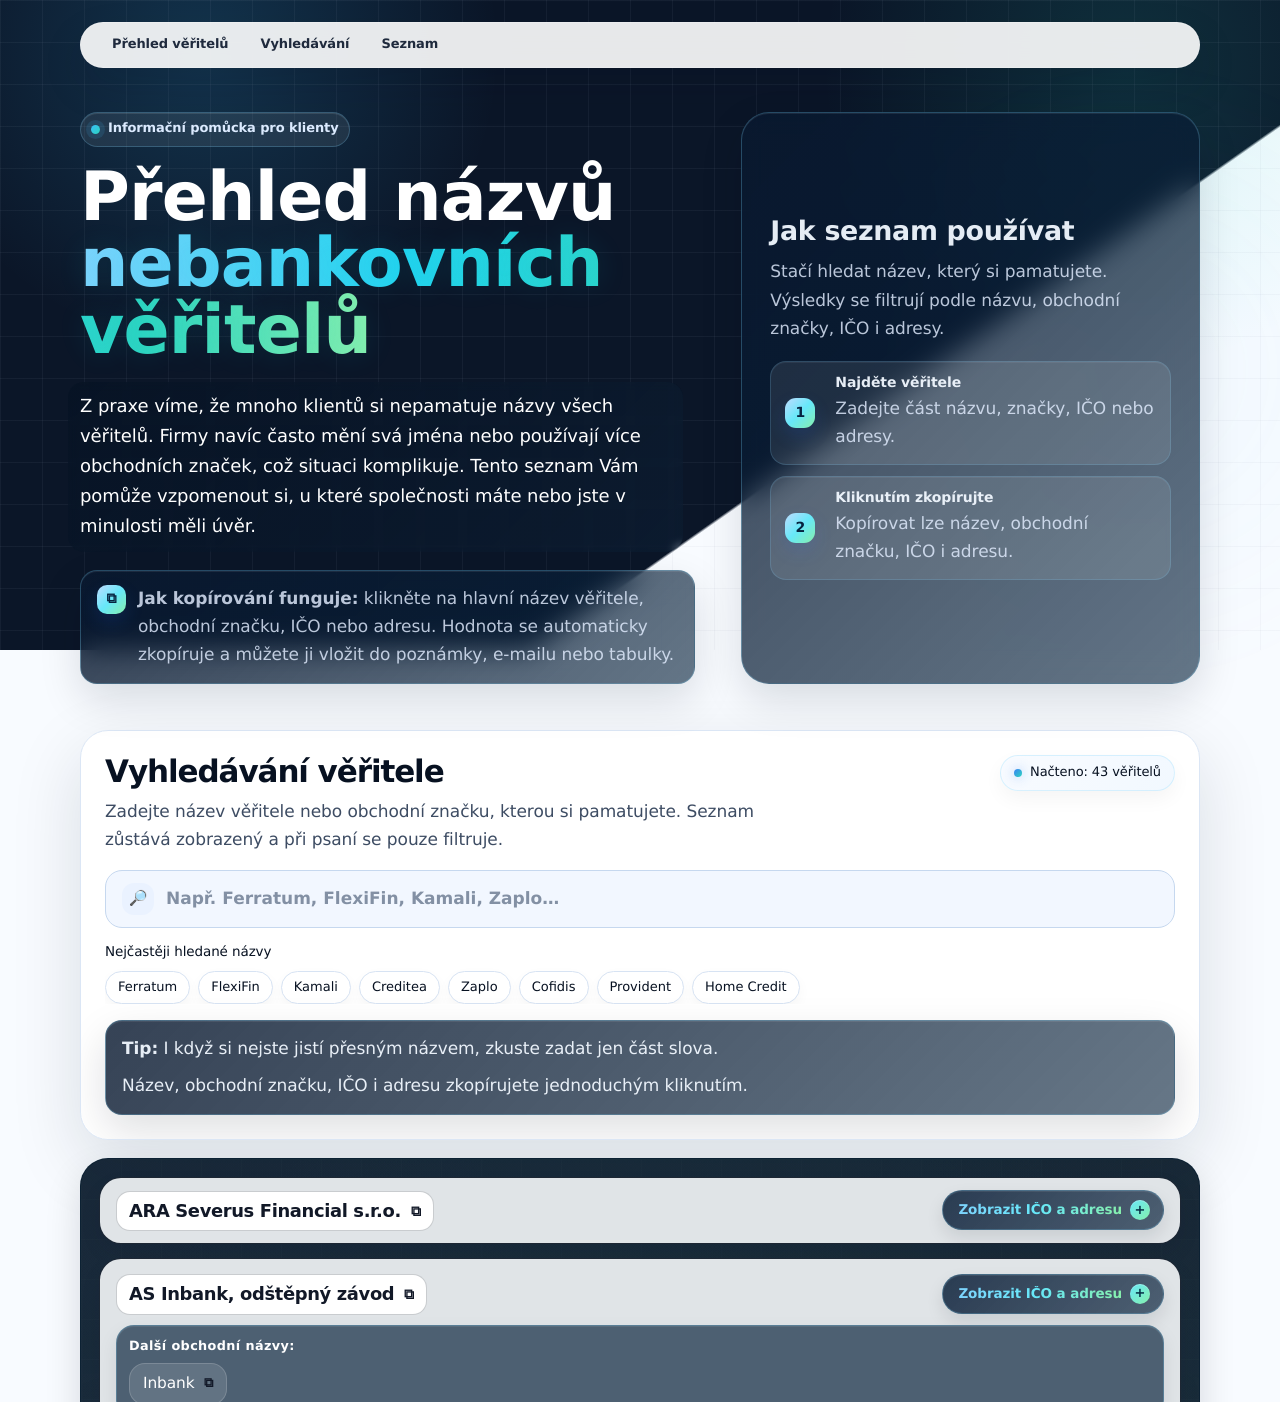
<file: index.html>
<!DOCTYPE html>
<html lang="cs">
<head>
  <meta charset="UTF-8">
  <meta name="viewport" content="width=device-width, initial-scale=1.0">
  <title>Přesměrování</title>
  <meta http-equiv="refresh" content="0; url=veritele/informacnipomucka/">
</head>
<body>
  <p>Pokračujte na <a href="veritele/informacnipomucka/">informační pomůcku věřitelů</a>.</p>
</body>
</html>
</file>
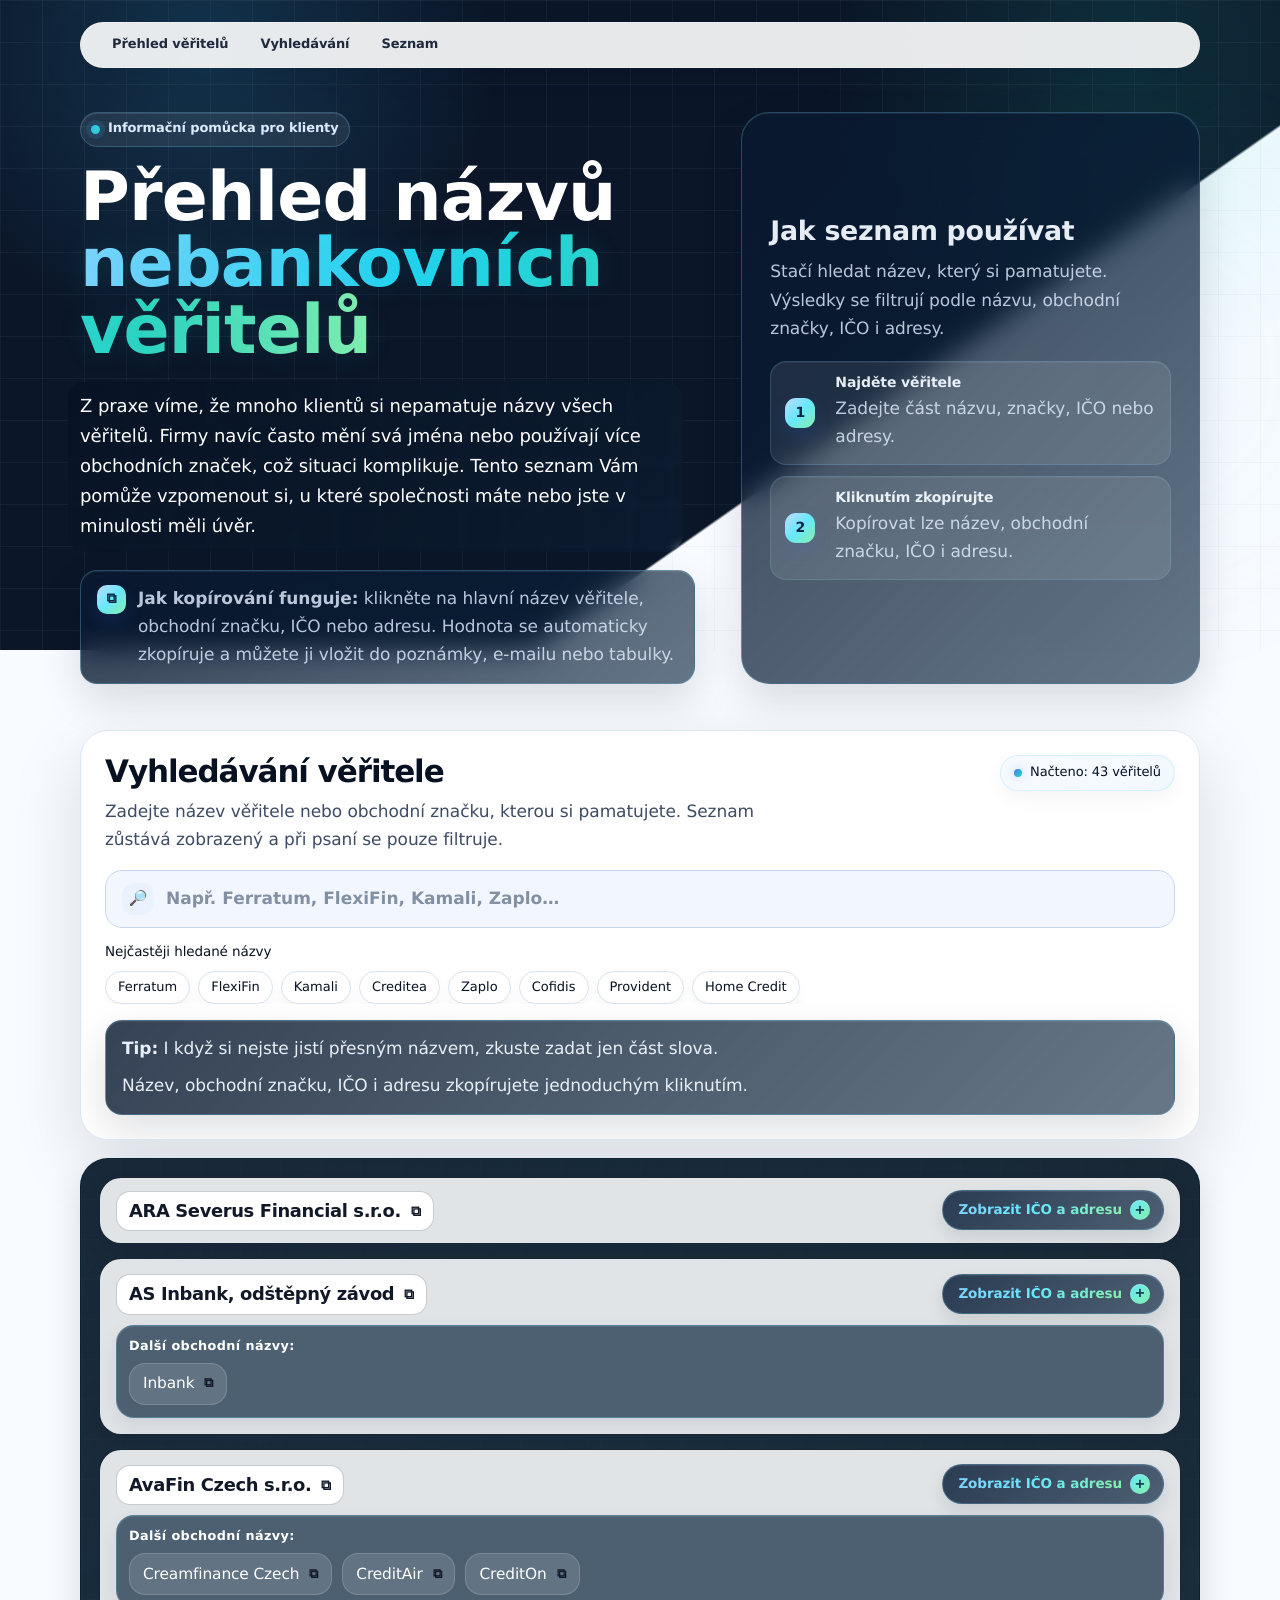
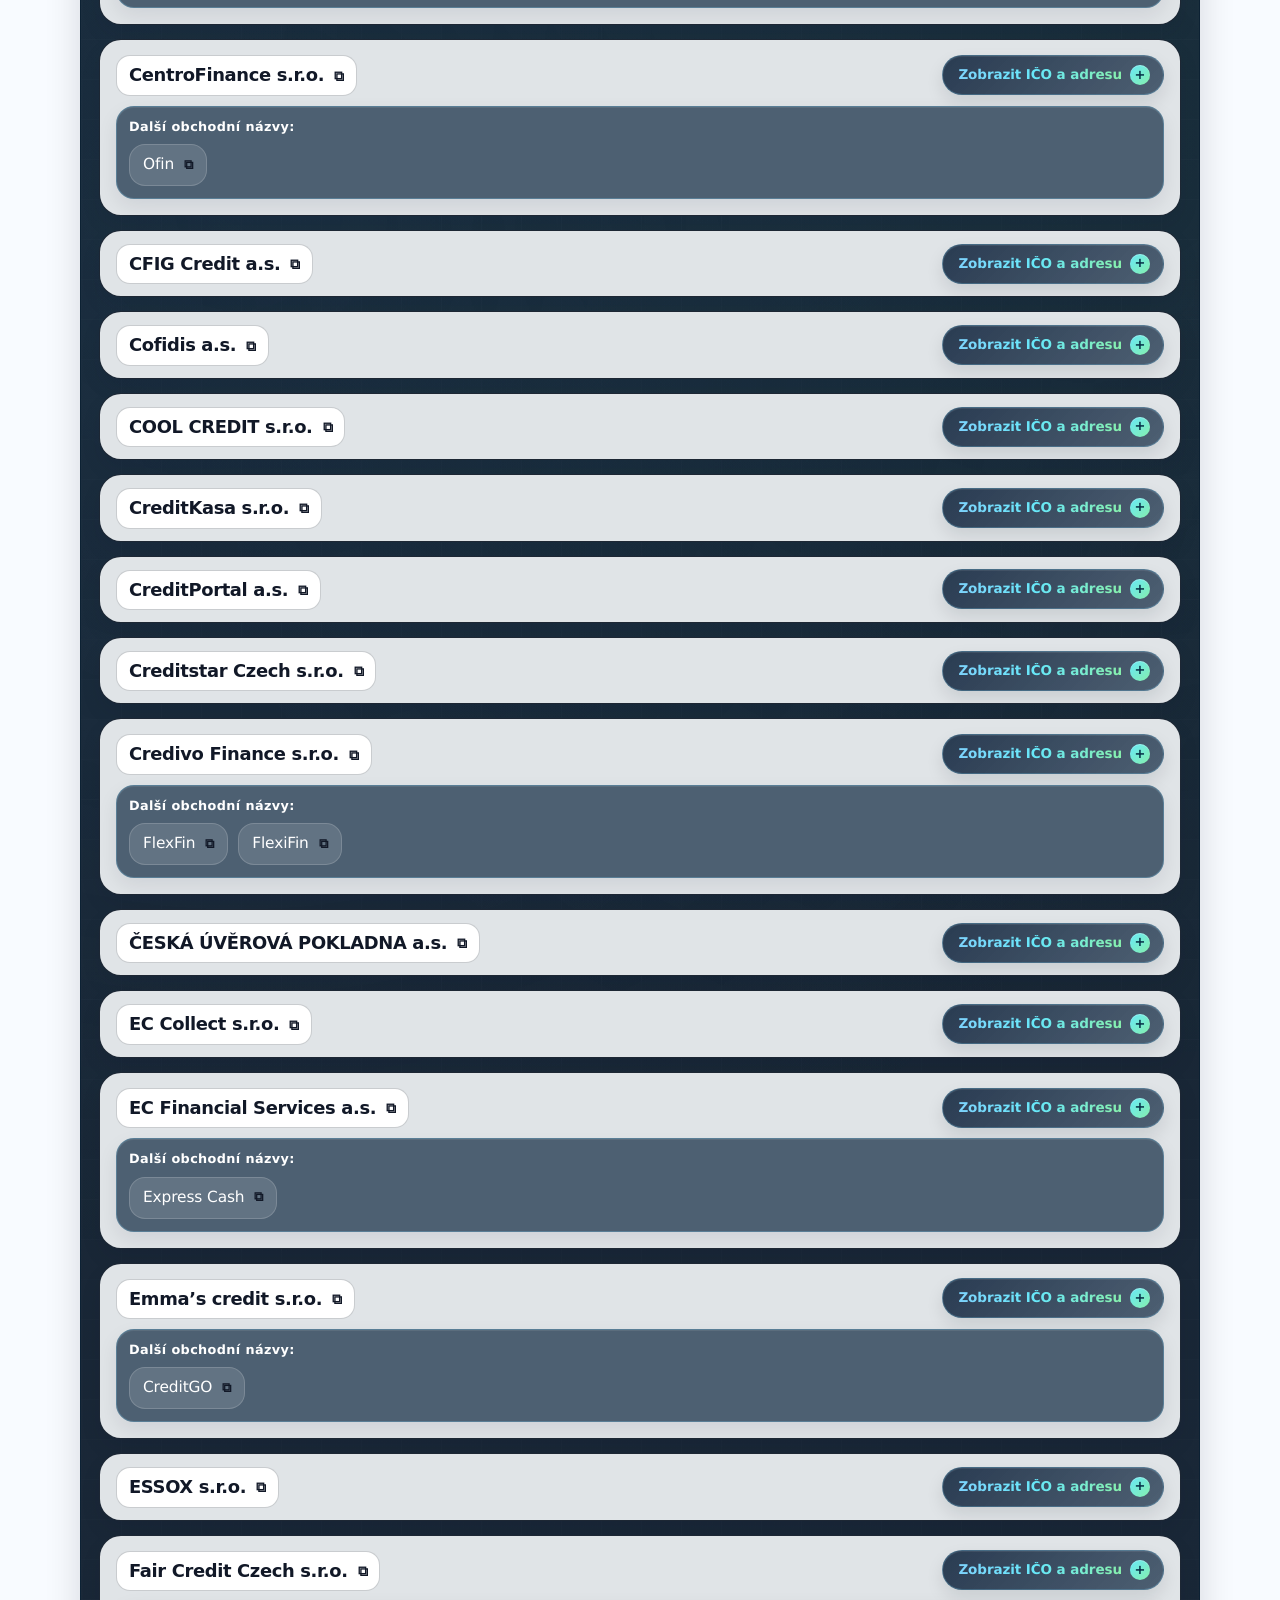
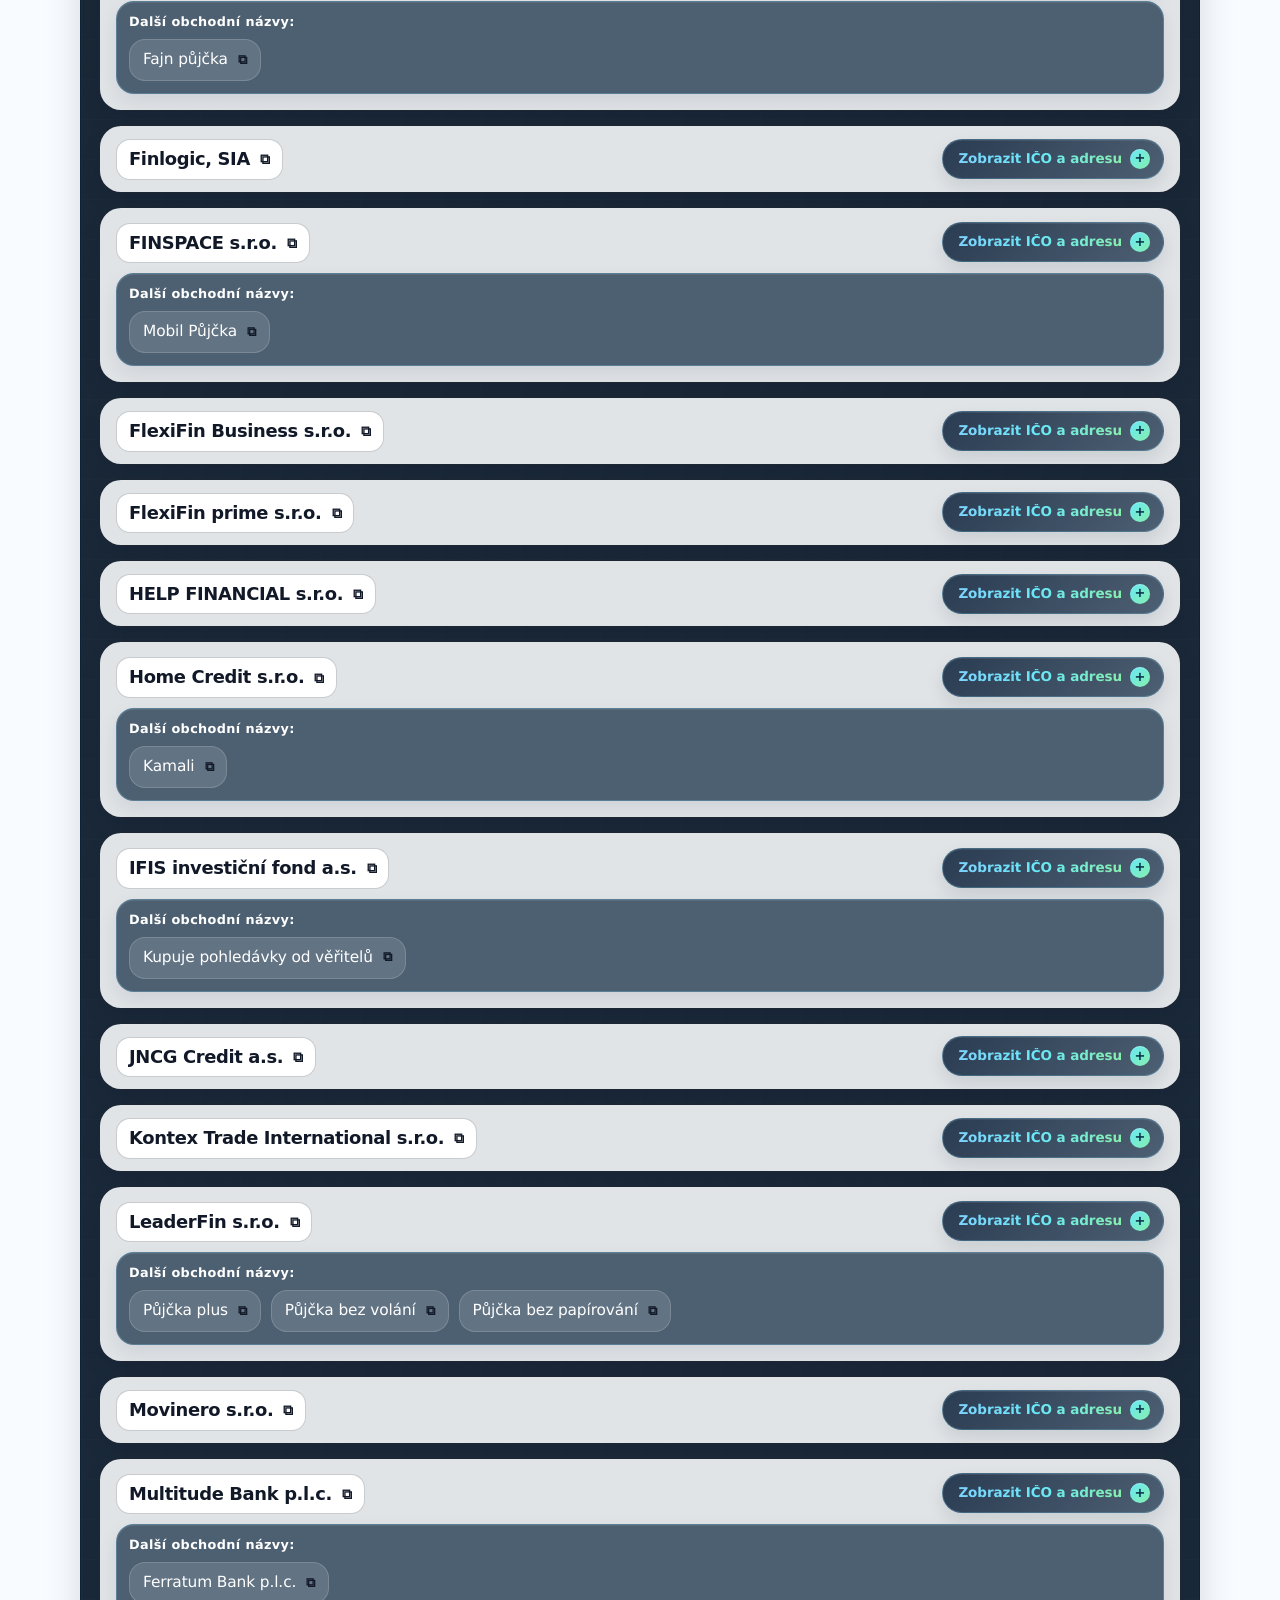
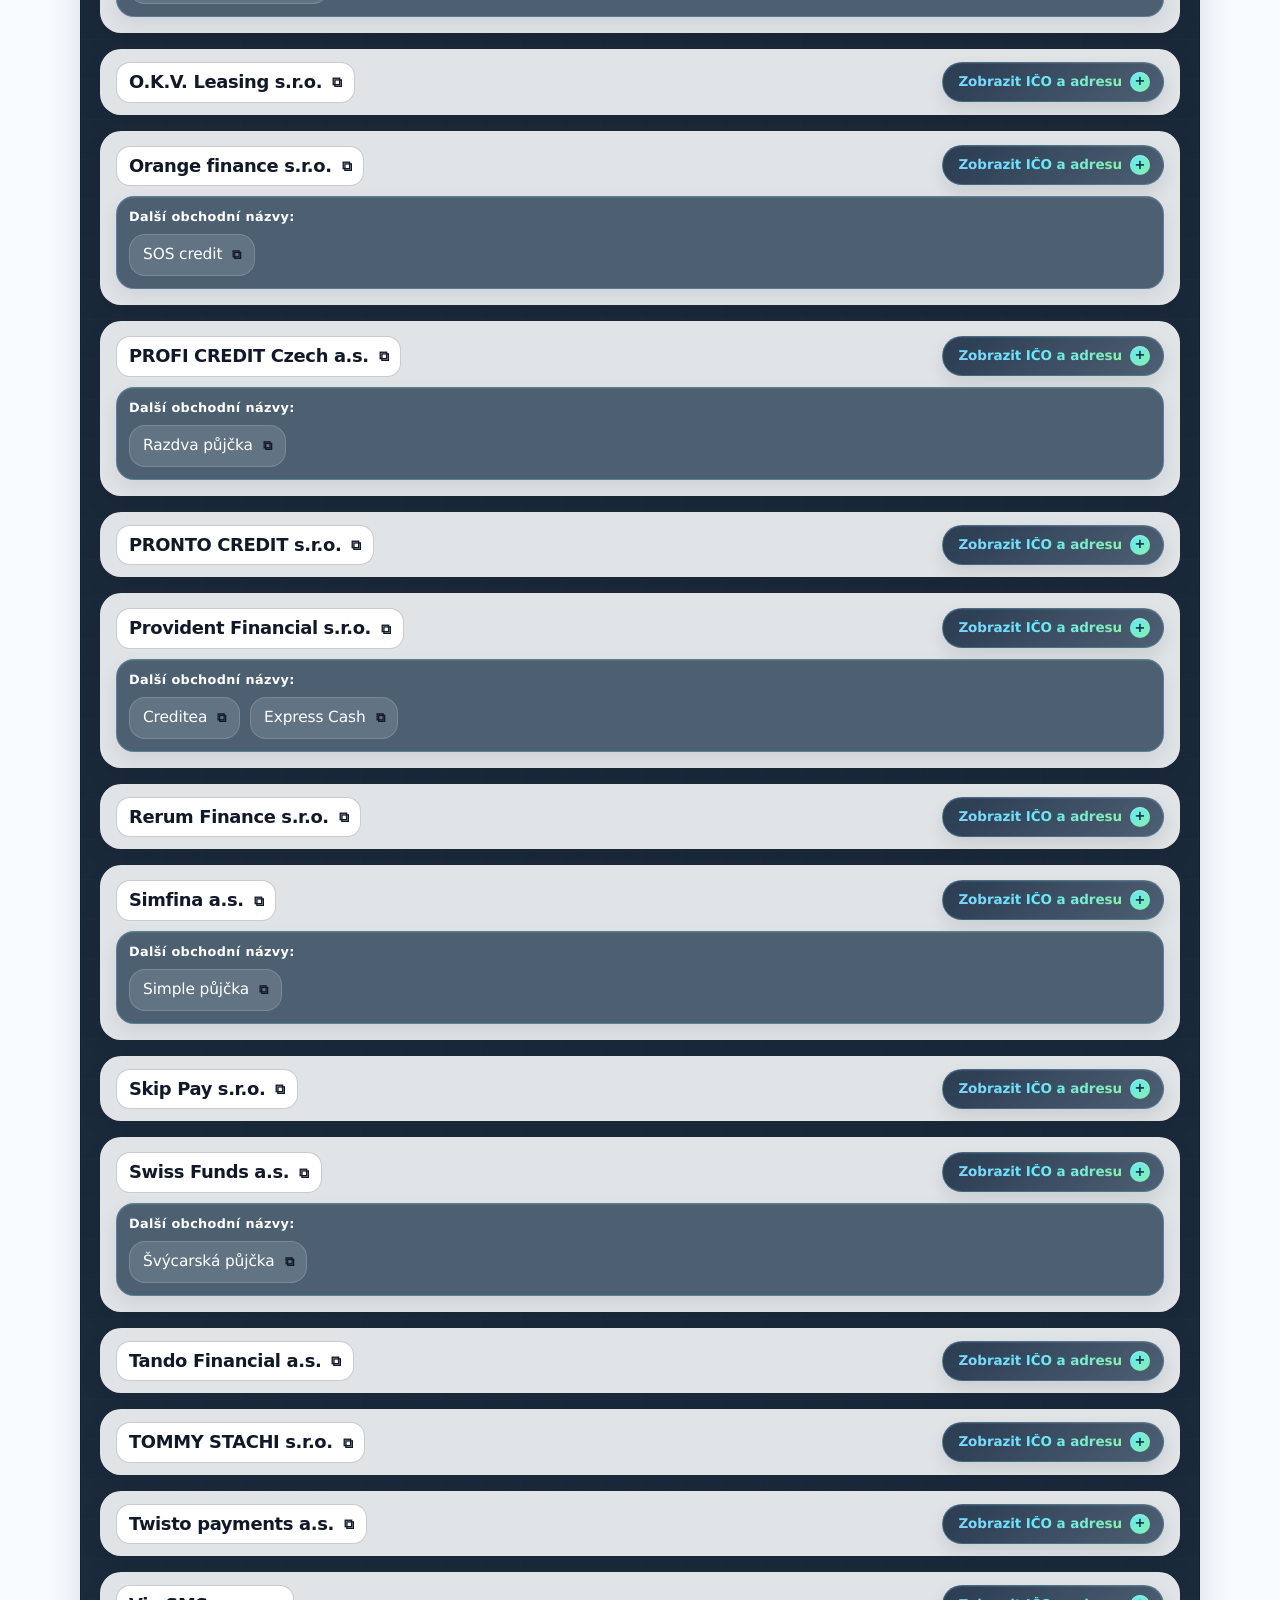
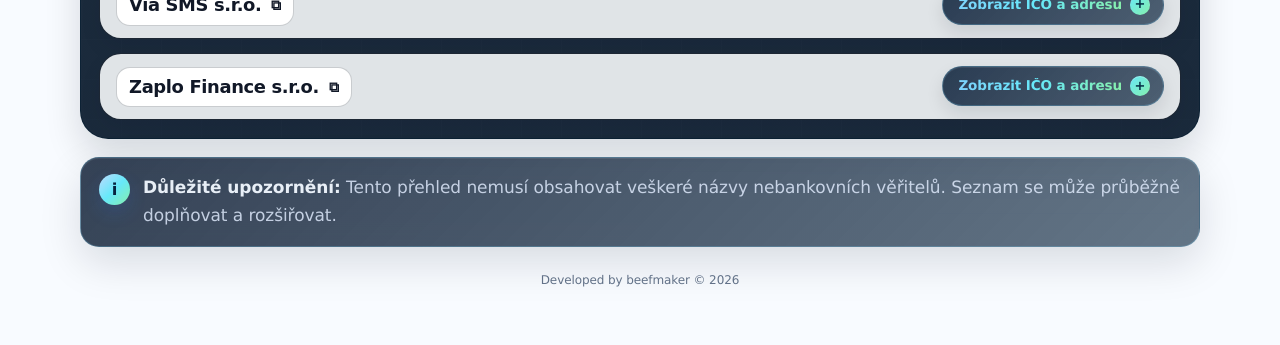
<file: veritele/informacnipomucka/index.html>
<!DOCTYPE html>
<html lang="cs" data-theme="light">
<head>
  <!-- Statická verze pro GitHub Pages / vlastní doménu -->
  <meta charset="UTF-8">
  <meta name="viewport" content="width=device-width, initial-scale=1.0">
  <title>Seznam nebankovních věřitelů</title>
  <link rel="stylesheet" href="css/style.css">
</head>

<body>
  <main class="page">
    <div class="container">
      <nav class="topnav" aria-label="Navigace stránky">
        <div class="nav-links">
          <a class="nav-link" href="#prehled">Přehled věřitelů</a>
          <a class="nav-link" href="#vyhledavani">Vyhledávání</a>
          <a class="nav-link" href="#vysledky">Seznam</a>
        </div>
      </nav>

      <section class="hero" id="prehled">
        <div class="hero-copy">
          <div class="eyebrow">
            <span class="eyebrow-dot"></span>
            Informační pomůcka pro klienty
          </div>

          <h1>
            Přehled názvů <span class="headline-accent">nebankovních věřitelů</span>
          </h1>

          <p class="lead">
            Z praxe víme, že mnoho klientů si nepamatuje názvy všech věřitelů.
            Firmy navíc často mění svá jména nebo používají více obchodních značek, což situaci komplikuje.
            Tento seznam Vám pomůže vzpomenout si, u které společnosti máte nebo jste v minulosti měli úvěr.
          </p>

          <div class="usage-note">
            <div class="usage-icon">⧉</div>
            <p>
              <strong>Jak kopírování funguje:</strong>
              klikněte na hlavní název věřitele, obchodní značku, IČO nebo adresu.
              Hodnota se automaticky zkopíruje a můžete ji vložit do poznámky, e-mailu nebo tabulky.
            </p>
          </div>
        </div>

        <aside class="hero-card" aria-label="Jak seznam používat">
          <h2>Jak seznam používat</h2>
          <p>Stačí hledat název, který si pamatujete. Výsledky se filtrují podle názvu, obchodní značky, IČO i adresy.</p>

          <div class="mini-steps">
            <div class="mini-step">
              <div class="mini-step-number">1</div>
              <div>
                <strong>Najděte věřitele</strong>
                <span>Zadejte část názvu, značky, IČO nebo adresy.</span>
              </div>
            </div>
            <div class="mini-step">
              <div class="mini-step-number">2</div>
              <div>
                <strong>Kliknutím zkopírujte</strong>
                <span>Kopírovat lze název, obchodní značku, IČO i adresu.</span>
              </div>
            </div>
          </div>
        </aside>
      </section>

      <section class="panel search-panel" id="vyhledavani">
        <div class="panel-top">
          <div class="panel-title">
            <h2>Vyhledávání věřitele</h2>
            <p>
              Zadejte název věřitele nebo obchodní značku, kterou si pamatujete.
              Seznam zůstává zobrazený a při psaní se pouze filtruje.
            </p>
          </div>

          <div class="counter" id="status">Načítám data…</div>
        </div>

        <div class="search-box">
          <span class="search-icon" aria-hidden="true">🔎</span>
          <input id="searchInput" type="search" placeholder="Např. Ferratum, FlexiFin, Kamali, Zaplo…" autocomplete="off">
        </div>

        <div class="chips-wrap" id="chipsWrap">
          <div class="chips-title">Nejčastěji hledané názvy</div>
          <div class="chips" id="chips"></div>
        </div>

        <div class="hint-row">
          <span><strong>Tip:</strong> I když si nejste jistí přesným názvem, zkuste zadat jen část slova.</span>
          <span>Název, obchodní značku, IČO i adresu zkopírujete jednoduchým kliknutím.</span>
        </div>
      </section>

      <section class="panel results-panel" id="vysledky">
        <div class="empty" id="empty">
          <strong>Nic nenalezeno</strong>
          Zkuste zadat kratší část názvu, IČO, adresu nebo jinou obchodní značku, kterou si pamatujete.
        </div>

        <div class="results-grid" id="results"></div>
      </section>

      <section class="notice">
        <div class="notice-icon">i</div>
        <p>
          <strong>Důležité upozornění:</strong>
          Tento přehled nemusí obsahovat veškeré názvy nebankovních věřitelů.
          Seznam se může průběžně doplňovat a rozšiřovat.
        </p>
      </section>

      <div class="dev-footer">
        Developed by beefmaker © 2026
      </div>
    </div>
  </main>

  <div class="copy-toast" id="copyToast" role="status" aria-live="polite">Zkopírováno</div>
  <script src="js/app.js"></script>
</body>
</html>
</file>
<file: veritele/informacnipomucka/css/style.css>
:root {
      color-scheme: light;
      --navy-950: #06101f;
      --navy-900: #0b1628;
      --navy-850: #0f1d33;
      --navy-800: #122743;
      --blue-700: #1d4ed8;
      --blue-600: #2563eb;
      --blue-500: #3b82f6;
      --sky-500: #38bdf8;
      --cyan-400: #22d3ee;
      --teal-400: #2dd4bf;
      --green-400: #34d399;
      --amber-300: #fde68a;
      --page-bg: #eef5ff;
      --page-soft: #f8fbff;
      --surface: #f8fbff;
      --surface-2: #ffffff;
      --surface-3: #eef6ff;
      --text: #071121;
      --text-soft: #40506a;
      --text-muted: #64748b;
      --text-invert: #ffffff;
      --text-invert-soft: rgba(226, 237, 255, 0.88);
      --line: #dbe6f5;
      --line-strong: #c6d8ef;
      --shadow-soft: 0 24px 70px rgba(9, 20, 38, 0.16);
      --shadow-card: 0 16px 48px rgba(7, 17, 32, 0.13);
      --shadow-blue: 0 16px 42px rgba(37, 99, 235, 0.18);
      --radius-xl: 28px;
      --radius-lg: 20px;
      --radius-md: 14px;
      --radius-sm: 11px;
    }

    html[data-theme="light"] {
      color-scheme: light;
      --page-bg: #eef5ff;
      --page-soft: #f8fbff;
      --surface: #ffffff;
      --surface-2: #ffffff;
      --surface-3: #f2f7ff;
      --text: #071121;
      --text-soft: #3d4c63;
      --text-muted: #64748b;
      --line: #dbe6f5;
      --line-strong: #c6d8ef;
      --shadow-soft: 0 24px 70px rgba(9, 20, 38, 0.13);
      --shadow-card: 0 14px 42px rgba(7, 17, 32, 0.10);
    }

    html[data-theme="dark"] {
      color-scheme: dark;
      --page-bg: #07111f;
      --page-soft: #0b1628;
      --surface: #0f1d33;
      --surface-2: #122743;
      --surface-3: rgba(255, 255, 255, 0.06);
      --text: #f8fbff;
      --text-soft: rgba(226, 237, 255, 0.82);
      --text-muted: rgba(203, 213, 225, 0.72);
      --line: rgba(148, 163, 184, 0.20);
      --line-strong: rgba(125, 211, 252, 0.24);
      --shadow-soft: 0 26px 88px rgba(0, 0, 0, 0.34);
      --shadow-card: 0 20px 58px rgba(0, 0, 0, 0.28);
    }

    * {
      box-sizing: border-box;
    }

    html {
      scroll-behavior: smooth;
    }

    body {
      margin: 0;
      font-family: "Segoe UI", system-ui, -apple-system, BlinkMacSystemFont, Arial, sans-serif;
      font-size: 16px;
      font-weight: 400;
      line-height: 1.58;
      color: var(--text);
      background: var(--page-bg);
      -webkit-font-smoothing: antialiased;
      text-rendering: optimizeLegibility;
      overflow-x: hidden;
    }

    button,
    input {
      font-family: inherit;
    }

    button {
      -webkit-tap-highlight-color: transparent;
    }

    .page {
      min-height: 100vh;
      position: relative;
      overflow: hidden;
      background:
        radial-gradient(circle at 16% 8%, rgba(56, 189, 248, 0.18), transparent 22%),
        radial-gradient(circle at 88% 10%, rgba(45, 212, 191, 0.14), transparent 22%),
        linear-gradient(145deg, var(--navy-900) 0 34%, var(--page-soft) 34.2% 100%);
    }

    html[data-theme="dark"] .page {
      background:
        radial-gradient(circle at 14% 8%, rgba(56, 189, 248, 0.18), transparent 24%),
        radial-gradient(circle at 88% 10%, rgba(45, 212, 191, 0.13), transparent 24%),
        linear-gradient(145deg, var(--navy-950) 0 34%, #0a1322 34.2% 100%);
    }

    .page::before {
      content: "";
      position: fixed;
      inset: 0;
      pointer-events: none;
      z-index: 0;
      opacity: 0.34;
      background-image:
        linear-gradient(rgba(148, 163, 184, 0.08) 1px, transparent 1px),
        linear-gradient(90deg, rgba(148, 163, 184, 0.08) 1px, transparent 1px);
      background-size: 42px 42px;
      mask-image: radial-gradient(circle at 50% 0%, black 0%, transparent 55%);
    }

    .page::after {
      content: "";
      position: fixed;
      top: 0;
      right: -18vw;
      width: 58vw;
      height: 58vw;
      pointer-events: none;
      z-index: 0;
      opacity: 0.36;
      background: radial-gradient(circle, rgba(125, 211, 252, 0.16), transparent 62%);
      filter: blur(2px);
      animation: floatGlow 15s ease-in-out infinite alternate;
    }

    .container {
      position: relative;
      z-index: 1;
      width: min(100% - 32px, 1120px);
      margin: 0 auto;
      padding: 22px 0 56px;
    }

    .topnav {
      display: flex;
      justify-content: space-between;
      align-items: center;
      gap: 16px;
      min-height: 46px;
      margin: 0 auto 44px;
      padding: 6px 8px 6px 18px;
      border: 1px solid rgba(255, 255, 255, 0.18);
      border-radius: 999px;
      background: rgba(255, 255, 255, 0.90);
      color: #172033;
      box-shadow: 0 18px 42px rgba(7, 17, 32, 0.14);
      backdrop-filter: blur(16px);
      -webkit-backdrop-filter: blur(16px);
    }

    html[data-theme="dark"] .topnav {
      background: rgba(248, 251, 255, 0.92);
      color: #111827;
    }

    .nav-links {
      display: flex;
      align-items: center;
      gap: 6px;
      min-width: 0;
    }

    .nav-link {
      display: inline-flex;
      align-items: center;
      justify-content: center;
      min-height: 32px;
      padding: 0 13px;
      border-radius: 999px;
      color: #1f2a3d;
      text-decoration: none;
      font-size: 13px;
      font-weight: 650;
      white-space: nowrap;
      transition: background .16s ease, color .16s ease, transform .16s ease;
    }

    .nav-link:hover {
      transform: translateY(-1px);
      color: #0b3b91;
      background: #eef5ff;
    }

    .theme-switcher {
      display: inline-flex;
      flex: 0 0 auto;
      align-items: center;
      gap: 4px;
      padding: 4px;
      border: 1px solid #d7e3f3;
      border-radius: 999px;
      background: #f3f7fc;
    }

    .theme-btn {
      border: 0;
      outline: 0;
      cursor: pointer;
      border-radius: 999px;
      background: transparent;
      color: #52627a;
      padding: 8px 11px;
      font-size: 12px;
      font-weight: 650;
      line-height: 1;
      transition: color .16s ease, background .16s ease, box-shadow .16s ease, transform .16s ease;
    }

    .theme-btn:hover {
      color: #0f172a;
      transform: translateY(-1px);
    }

    html[data-mode="auto"] .theme-btn[data-mode="auto"],
    html[data-mode="light"] .theme-btn[data-mode="light"],
    html[data-mode="dark"] .theme-btn[data-mode="dark"] {
      color: #ffffff;
      background: linear-gradient(135deg, #2563eb, #06b6d4, #10b981);
      box-shadow: 0 8px 18px rgba(37, 99, 235, 0.25);
    }

    .hero {
      display: grid;
      grid-template-columns: minmax(0, 1.1fr) minmax(320px, 0.82fr);
      gap: 46px;
      align-items: center;
      margin-bottom: 46px;
      color: var(--text-invert);
    }

    .eyebrow {
      display: inline-flex;
      align-items: center;
      gap: 8px;
      margin-bottom: 18px;
      padding: 6px 10px;
      border: 1px solid rgba(125, 211, 252, 0.24);
      border-radius: 999px;
      color: #dbeafe;
      background: rgba(255, 255, 255, 0.08);
      box-shadow: inset 0 1px 0 rgba(255, 255, 255, 0.10);
      font-size: 13px;
      font-weight: 650;
    }

    .eyebrow-dot {
      width: 9px;
      height: 9px;
      border-radius: 50%;
      background: linear-gradient(135deg, var(--sky-500), var(--teal-400));
      box-shadow: 0 0 0 5px rgba(56, 189, 248, 0.12);
    }

    h1 {
      margin: 0;
      max-width: 690px;
      color: #ffffff;
      font-size: clamp(40px, 6.1vw, 68px);
      line-height: 0.98;
      letter-spacing: -0.012em;
      text-wrap: balance;
    }

    .headline-accent {
      color: transparent;
      background: linear-gradient(90deg, #7dd3fc 0%, #22d3ee 40%, #2dd4bf 72%, #86efac 100%);
      -webkit-background-clip: text;
      background-clip: text;
      text-shadow: 0 0 30px rgba(34, 211, 238, 0.12);
    }

    .lead {
      margin: 18px 0 0;
      max-width: 720px;
      color: rgba(235, 244, 255, 0.90);
      font-size: clamp(15.5px, 1.55vw, 18px);
      line-height: 1.66;
      text-wrap: pretty;
    }

    .usage-note {
      display: flex;
      align-items: flex-start;
      gap: 12px;
      max-width: 740px;
      margin-top: 18px;
      padding: 14px 16px;
      border: 1px solid rgba(125, 211, 252, 0.22);
      border-radius: 17px;
      color: rgba(235, 244, 255, 0.94);
      background: rgba(15, 35, 62, 0.56);
      box-shadow: inset 0 1px 0 rgba(255, 255, 255, 0.08);
    }

    .usage-icon {
      flex: 0 0 auto;
      width: 29px;
      height: 29px;
      display: grid;
      place-items: center;
      border-radius: 10px;
      color: #042f2e;
      background: linear-gradient(135deg, #bfdbfe, #67e8f9, #86efac);
      font-size: 14px;
      font-weight: 700;
    }

    .usage-note p {
      margin: 0;
      font-size: 14.5px;
      line-height: 1.58;
    }

    .hero-card {
      align-self: stretch;
      display: flex;
      flex-direction: column;
      justify-content: center;
      min-height: 245px;
      padding: 28px;
      border: 1px solid rgba(255, 255, 255, 0.18);
      border-radius: 28px;
      background: rgba(255, 255, 255, 0.92);
      color: #0f172a;
      box-shadow: 0 24px 70px rgba(0, 0, 0, 0.18);
    }

    .hero-card h2 {
      margin: 0 0 11px;
      font-size: clamp(22px, 2.1vw, 27px);
      line-height: 1.15;
      letter-spacing: -0.012em;
    }

    .hero-card p {
      margin: 0 0 18px;
      color: #475569;
      font-size: 14px;
      line-height: 1.58;
    }

    .mini-steps {
      display: grid;
      gap: 12px;
    }

    .mini-step {
      display: grid;
      grid-template-columns: 38px 1fr;
      gap: 12px;
      align-items: center;
      padding: 13px 14px;
      border: 1px solid #e5edf8;
      border-radius: 16px;
      background: #f8fbff;
    }

    .mini-step-number {
      width: 30px;
      height: 30px;
      display: grid;
      place-items: center;
      border-radius: 11px;
      color: #0b4bc4;
      background: #eaf2ff;
      font-weight: 700;
      font-size: 14px;
    }

    .mini-step strong {
      display: block;
      font-size: 14px;
      line-height: 1.25;
    }

    .mini-step span {
      display: block;
      margin-top: 2px;
      color: #64748b;
      font-size: 12.5px;
      line-height: 1.35;
    }

    .panel {
      border: 1px solid var(--line);
      border-radius: var(--radius-xl);
      background: var(--surface);
      color: var(--text);
      box-shadow: var(--shadow-soft);
      overflow: hidden;
    }

    html[data-theme="dark"] .panel {
      background: rgba(15, 29, 51, 0.92);
      border-color: rgba(148, 163, 184, 0.22);
    }

    .search-panel {
      padding: 24px;
      margin-bottom: 18px;
    }

    .panel-top {
      display: flex;
      justify-content: space-between;
      gap: 18px;
      align-items: flex-start;
      margin-bottom: 16px;
    }

    .panel-title h2 {
      margin: 0;
      font-size: clamp(24px, 3vw, 31px);
      line-height: 1.1;
      letter-spacing: -0.035em;
    }

    .panel-title p {
      margin: 8px 0 0;
      max-width: 690px;
      color: var(--text-soft);
      font-size: 14.5px;
      line-height: 1.58;
      text-wrap: pretty;
    }

    .counter {
      flex: 0 0 auto;
      display: inline-flex;
      align-items: center;
      gap: 8px;
      min-height: 36px;
      padding: 0 13px;
      border: 1px solid var(--line);
      border-radius: 999px;
      color: var(--text-soft);
      background: var(--surface-3);
      font-size: 13px;
      font-weight: 600;
      white-space: nowrap;
    }

    .counter::before {
      content: "";
      width: 8px;
      height: 8px;
      border-radius: 50%;
      background: linear-gradient(135deg, var(--blue-500), var(--teal-400));
      box-shadow: 0 0 12px rgba(59, 130, 246, 0.45);
    }

    .counter.is-searching {
      color: #0b4bc4;
      border-color: rgba(37, 99, 235, 0.26);
      background: #eef5ff;
    }

    html[data-theme="dark"] .counter.is-searching {
      color: #bfdbfe;
      border-color: rgba(125, 211, 252, 0.24);
      background: rgba(37, 99, 235, 0.10);
    }

    .search-box {
      display: grid;
      grid-template-columns: 32px 1fr;
      align-items: center;
      gap: 10px;
      min-height: 58px;
      padding: 0 16px;
      border: 1px solid var(--line-strong);
      border-radius: 17px;
      background: var(--surface-3);
      transition: border-color .18s ease, box-shadow .18s ease, transform .18s ease, background .18s ease;
    }

    .search-box:focus-within {
      transform: translateY(-1px);
      border-color: rgba(37, 99, 235, 0.45);
      box-shadow: 0 0 0 5px rgba(59, 130, 246, 0.10);
      background: var(--surface-2);
    }

    html[data-theme="dark"] .search-box:focus-within {
      border-color: rgba(56, 189, 248, 0.48);
      box-shadow: 0 0 0 5px rgba(56, 189, 248, 0.10);
      background: rgba(255, 255, 255, 0.08);
    }

    .search-icon {
      width: 32px;
      height: 32px;
      display: grid;
      place-items: center;
      border-radius: 12px;
      color: #0b4bc4;
      background: #eaf2ff;
      font-size: 15px;
    }

    input {
      width: 100%;
      border: 0;
      outline: 0;
      background: transparent;
      color: var(--text);
      font-size: clamp(15.5px, 1.7vw, 17px);
      font-weight: 620;
    }

    input::placeholder {
      color: var(--text-muted);
      opacity: 0.78;
    }

    .chips-wrap {
      overflow: hidden;
      max-height: 98px;
      margin-top: 14px;
      opacity: 1;
      transform: translateY(0);
      transition: max-height .22s ease, opacity .18s ease, transform .18s ease, margin .18s ease;
    }

    .chips-wrap.is-hidden {
      max-height: 0;
      opacity: 0;
      transform: translateY(-6px);
      margin-top: 0;
      pointer-events: none;
    }

    .chips-title {
      margin: 0 0 8px;
      color: var(--text-soft);
      font-size: 13px;
      font-weight: 650;
    }

    .chips {
      display: flex;
      flex-wrap: wrap;
      gap: 8px;
    }

    .chip {
      border: 1px solid rgba(37, 99, 235, 0.20);
      background: #eef5ff;
      color: #0b4bc4;
      border-radius: 999px;
      padding: 8px 12px;
      cursor: pointer;
      font-size: 13px;
      font-weight: 650;
      transition: transform .15s ease, box-shadow .15s ease, border-color .15s ease, background .15s ease;
    }

    html[data-theme="dark"] .chip {
      color: #bfdbfe;
      border-color: rgba(125, 211, 252, 0.20);
      background: rgba(37, 99, 235, 0.14);
    }

    .chip:hover {
      transform: translateY(-1px);
      border-color: rgba(37, 99, 235, 0.38);
      box-shadow: 0 8px 18px rgba(37, 99, 235, 0.10);
      background: #e6f0ff;
    }

    html[data-theme="dark"] .chip:hover {
      background: rgba(56, 189, 248, 0.16);
    }

    .hint-row {
      display: flex;
      justify-content: space-between;
      gap: 16px;
      align-items: center;
      margin-top: 16px;
      padding: 14px 16px;
      border: 1px solid var(--line);
      border-radius: 17px;
      background: var(--surface-3);
      color: var(--text-soft);
      font-size: 13.5px;
      line-height: 1.5;
    }

    .hint-row strong {
      color: var(--text);
    }

    .results-panel {
      padding: 18px;
    }

    .results-grid {
      display: grid;
      grid-template-columns: 1fr;
      gap: 14px;
    }

    .empty {
      display: none;
      padding: 24px;
      margin-bottom: 14px;
      text-align: center;
      border: 1px dashed var(--line-strong);
      border-radius: 19px;
      color: var(--text-soft);
      background: var(--surface-3);
    }

    .empty strong {
      display: block;
      color: var(--text);
      margin-bottom: 6px;
      font-size: 17px;
    }

    .creditor-card {
      position: relative;
      width: 100%;
      overflow: hidden;
      border: 1px solid rgba(125, 211, 252, 0.20);
      border-radius: 21px;
      background:
        radial-gradient(circle at 88% 16%, rgba(45, 212, 191, 0.13), transparent 24%),
        linear-gradient(135deg, #071121, #102846 72%, #0a1628);
      color: #ffffff;
      box-shadow: 0 18px 48px rgba(7, 17, 32, 0.18);
      transition: transform .16s ease, box-shadow .16s ease, border-color .16s ease;
    }

    .creditor-card:hover {
      transform: translateY(-2px);
      border-color: rgba(125, 211, 252, 0.36);
      box-shadow: 0 24px 62px rgba(7, 17, 32, 0.24);
    }

    .creditor-core {
      display: grid;
      grid-template-columns: minmax(0, 1fr) auto;
      gap: 14px;
      align-items: start;
      padding: 18px;
    }

    .creditor-title-wrap {
      min-width: 0;
    }

    .copy-name {
      appearance: none;
      display: inline-flex;
      align-items: center;
      gap: 10px;
      max-width: 100%;
      padding: 0;
      border: 0;
      border-radius: 9px;
      background: transparent;
      color: #ffffff;
      cursor: pointer;
      text-align: left;
      font-size: clamp(20px, 2.25vw, 25px);
      line-height: 1.18;
      font-weight: 700;
      letter-spacing: -0.012em;
      transition: color .15s ease, transform .15s ease;
    }

    .copy-name:hover {
      color: #dffcff;
      transform: translateY(-1px);
    }

    .copy-name:focus-visible,
    .alias-copy:focus-visible,
    .detail-copy:focus-visible,
    .detail-toggle:focus-visible,
    .chip:focus-visible,
    .theme-btn:focus-visible {
      outline: 3px solid rgba(125, 211, 252, 0.56);
      outline-offset: 3px;
    }

    .copy-icon {
      flex: 0 0 auto;
      display: inline-grid;
      place-items: center;
      width: 31px;
      height: 31px;
      border: 1px solid rgba(255, 255, 255, 0.14);
      border-radius: 11px;
      background: rgba(255, 255, 255, 0.09);
      color: #9ff7ff;
      font-size: 14px;
      line-height: 1;
    }

    .copy-helper {
      margin: 7px 0 0;
      color: rgba(219, 234, 254, 0.74);
      font-size: 13px;
      font-weight: 650;
    }

    .detail-toggle {
      display: inline-flex;
      align-items: center;
      justify-content: center;
      gap: 8px;
      min-height: 38px;
      padding: 0 13px;
      border: 1px solid rgba(255, 255, 255, 0.16);
      border-radius: 999px;
      color: #ffffff;
      background: rgba(255, 255, 255, 0.09);
      cursor: pointer;
      font-size: 13px;
      font-weight: 650;
      white-space: nowrap;
      transition: background .16s ease, border-color .16s ease, transform .16s ease;
    }

    .detail-toggle:hover {
      transform: translateY(-1px);
      border-color: rgba(125, 211, 252, 0.34);
      background: rgba(125, 211, 252, 0.13);
    }

    .toggle-symbol {
      width: 20px;
      height: 20px;
      display: inline-grid;
      place-items: center;
      border-radius: 50%;
      color: #052e2b;
      background: linear-gradient(135deg, #7dd3fc, #5eead4);
      font-weight: 700;
      line-height: 1;
    }

    .creditor-card.is-open .toggle-symbol {
      transform: rotate(45deg);
    }

    .creditor-details {
      display: none;
      grid-template-columns: 180px 1fr;
      gap: 12px;
      margin: 0 18px 16px;
      padding: 16px;
      border: 1px solid rgba(255, 255, 255, 0.16);
      border-radius: 17px;
      background: rgba(255, 255, 255, 0.94);
      color: #0f172a;
      box-shadow: inset 0 1px 0 rgba(255, 255, 255, 0.82);
      animation: fadeIn .16s ease both;
    }

    .creditor-card.is-open .creditor-details {
      display: grid;
    }

    .detail-item {
      min-width: 0;
    }

    .detail-label {
      display: block;
      margin-bottom: 3px;
      color: #64748b;
      font-size: 12px;
      font-weight: 650;
      text-transform: uppercase;
      letter-spacing: 0.06em;
    }

    .detail-value {
      color: #102033;
      font-size: 15px;
      line-height: 1.45;
      font-weight: 700;
    }

    .alias-box {
      margin: 0 18px 18px;
      padding: 16px;
      border: 1px solid rgba(125, 211, 252, 0.24);
      border-radius: 18px;
      background:
        radial-gradient(circle at 94% 0%, rgba(34, 211, 238, 0.18), transparent 28%),
        rgba(232, 244, 255, 0.96);
      color: #0f172a;
      box-shadow: inset 0 1px 0 rgba(255, 255, 255, 0.82);
    }

    .alias-label {
      display: flex;
      align-items: center;
      gap: 8px;
      margin-bottom: 10px;
      color: #0b4bc4;
      font-size: 13px;
      font-weight: 700;
      letter-spacing: -0.01em;
    }

    .alias-label::before {
      content: "";
      width: 8px;
      height: 8px;
      border-radius: 50%;
      background: linear-gradient(135deg, var(--blue-500), var(--teal-400));
      box-shadow: 0 0 12px rgba(37, 99, 235, 0.30);
    }

    .alias-list {
      display: flex;
      flex-wrap: wrap;
      gap: 9px;
    }

    .alias-copy {
      appearance: none;
      display: inline-flex;
      align-items: center;
      gap: 8px;
      max-width: 100%;
      border: 1px solid rgba(37, 99, 235, 0.17);
      border-radius: 999px;
      padding: 9px 12px;
      background: #ffffff;
      color: #102033;
      cursor: pointer;
      font-size: clamp(16px, 1.55vw, 18px);
      line-height: 1.25;
      font-weight: 600;
      letter-spacing: -0.012em;
      box-shadow: 0 8px 18px rgba(7, 17, 32, 0.06);
      transition: transform .15s ease, border-color .15s ease, box-shadow .15s ease, color .15s ease;
    }

    .alias-copy::after {
      content: "⧉";
      color: #2563eb;
      font-size: 13px;
      opacity: 0.86;
    }

    .alias-copy:hover {
      transform: translateY(-1px);
      border-color: rgba(37, 99, 235, 0.36);
      color: #0b4bc4;
      box-shadow: 0 12px 24px rgba(37, 99, 235, 0.10);
    }

    .alias-text {
      color: #102033;
      font-size: clamp(16px, 1.55vw, 18px);
      line-height: 1.45;
      font-weight: 600;
    }


    /* Finální světlé karty věřitelů – čistší a čitelnější varianta */
    .creditor-card {
      position: relative;
      width: 100%;
      overflow: hidden;
      border: 1px solid #d8e6f8;
      border-left: 5px solid #2563eb;
      border-radius: 22px;
      background: linear-gradient(180deg, #ffffff 0%, #fbfdff 100%);
      color: #071121;
      box-shadow: 0 12px 34px rgba(7, 17, 32, 0.08);
      transition: transform .16s ease, box-shadow .16s ease, border-color .16s ease;
    }

    .creditor-card:nth-child(3n + 2) {
      border-left-color: #14b8a6;
    }

    .creditor-card:nth-child(3n + 3) {
      border-left-color: #1d4ed8;
      border-color: #bdd2f6;
    }

    .creditor-card:hover {
      transform: translateY(-2px);
      border-color: #bdd2f6;
      box-shadow: 0 18px 44px rgba(37, 99, 235, 0.12);
    }

    .copy-name {
      color: #071121;
      font-size: clamp(20px, 2.1vw, 24px);
      font-weight: 700;
      letter-spacing: -0.018em;
    }

    .copy-name:hover {
      color: #0b4bc4;
      transform: translateY(-1px);
    }

    .copy-icon {
      border-color: #cfe0f5;
      background: #eef5ff;
      color: #2563eb;
    }

    .copy-helper {
      color: #66758d;
      font-size: 13.5px;
      font-weight: 400;
    }

    .detail-toggle {
      border: 1px solid #d7e3f3;
      color: #0b3b91;
      background: #ffffff;
      font-size: 13.5px;
      font-weight: 650;
      box-shadow: 0 8px 18px rgba(7, 17, 32, 0.05);
    }

    .detail-toggle:hover {
      border-color: #b9cff1;
      background: #eef5ff;
      color: #0b4bc4;
    }

    .toggle-symbol {
      color: #0b4bc4;
      background: #eaf2ff;
    }

    .creditor-details {
      border: 1px solid #d8e6f8;
      background: #f8fbff;
      color: #071121;
      box-shadow: inset 0 1px 0 rgba(255,255,255,0.88);
    }

    .detail-label {
      color: #5b6b82;
      font-weight: 650;
      letter-spacing: 0.035em;
    }

    .detail-copy {
      appearance: none;
      width: 100%;
      display: inline-flex;
      align-items: center;
      justify-content: space-between;
      gap: 12px;
      padding: 10px 12px;
      border: 1px solid #d7e3f3;
      border-radius: 13px;
      background: #ffffff;
      color: #102033;
      cursor: pointer;
      text-align: left;
      font-family: inherit;
      font-size: 15px;
      line-height: 1.45;
      font-weight: 500;
      transition: transform .15s ease, border-color .15s ease, background .15s ease, box-shadow .15s ease, color .15s ease;
    }

    .detail-copy:hover {
      transform: translateY(-1px);
      border-color: #b9cff1;
      background: #eef5ff;
      color: #0b4bc4;
      box-shadow: 0 10px 22px rgba(37, 99, 235, 0.08);
    }

    .detail-copy:focus-visible {
      outline: 3px solid rgba(37, 99, 235, 0.22);
      outline-offset: 3px;
    }

    .detail-copy-icon {
      flex: 0 0 auto;
      color: #2563eb;
      font-size: 13px;
      opacity: 0.86;
    }

    .alias-box {
      border: 1px solid #d8e6f8;
      background: linear-gradient(180deg, #f8fbff 0%, #f1f7ff 100%);
      color: #071121;
      box-shadow: inset 0 1px 0 rgba(255,255,255,0.88);
    }

    .creditor-card:nth-child(3n + 2) .alias-box {
      background: linear-gradient(180deg, #f8fffe 0%, #eefcfb 100%);
      border-color: #cbece8;
    }

    .alias-label {
      color: #334155;
      font-size: 14px;
      font-weight: 650;
      letter-spacing: 0;
    }

    .alias-copy {
      border-color: #d7e3f3;
      background: #ffffff;
      color: #102033;
      font-size: clamp(15.5px, 1.5vw, 17px);
      font-weight: 600;
      letter-spacing: 0;
      box-shadow: 0 6px 14px rgba(7, 17, 32, 0.045);
    }

    .alias-copy:hover {
      border-color: #b9cff1;
      color: #0b4bc4;
      background: #f8fbff;
    }

    mark {
      background: rgba(254, 240, 138, 0.96);
      color: #111827;
      padding: 0 2px;
      border-radius: 4px;
    }

    .notice {
      display: flex;
      align-items: flex-start;
      gap: 13px;
      margin-top: 18px;
      padding: 16px 18px;
      border: 1px solid var(--line);
      border-radius: 19px;
      color: var(--text-soft);
      background: var(--surface);
      box-shadow: var(--shadow-card);
    }

    .notice-icon {
      flex: 0 0 auto;
      width: 31px;
      height: 31px;
      display: grid;
      place-items: center;
      border-radius: 50%;
      color: #0b4bc4;
      background: #eaf2ff;
      font-weight: 700;
    }

    .notice p {
      margin: 0;
      font-size: 14px;
      line-height: 1.55;
    }

    .notice strong {
      color: var(--text);
    }

    .dev-footer {
      margin-top: 24px;
      text-align: center;
      color: var(--text-muted);
      font-size: 12px;
      line-height: 1.5;
      user-select: none;
    }

    .copy-toast {
      position: fixed;
      left: 50%;
      bottom: 18px;
      z-index: 50;
      transform: translate(-50%, 16px);
      opacity: 0;
      pointer-events: none;
      padding: 12px 15px;
      border: 1px solid rgba(125, 211, 252, 0.26);
      border-radius: 999px;
      background: rgba(7, 17, 32, 0.94);
      color: #ffffff;
      box-shadow: 0 18px 46px rgba(0, 0, 0, 0.22);
      font-size: 14px;
      font-weight: 650;
      transition: opacity .16s ease, transform .16s ease;
    }

    .copy-toast.is-visible {
      opacity: 1;
      transform: translate(-50%, 0);
    }

    @keyframes floatGlow {
      from {
        transform: translate3d(-10px, -8px, 0) scale(1);
      }
      to {
        transform: translate3d(18px, 12px, 0) scale(1.05);
      }
    }

    @keyframes fadeIn {
      from { opacity: 0; transform: translateY(-4px); }
      to { opacity: 1; transform: translateY(0); }
    }

    @media (prefers-reduced-motion: reduce) {
      *,
      *::before,
      *::after {
        animation-duration: 0.01ms !important;
        animation-iteration-count: 1 !important;
        scroll-behavior: auto !important;
        transition-duration: 0.01ms !important;
      }
    }

    @media (max-width: 980px) {
      .container {
        width: min(100% - 26px, 900px);
        padding-top: 14px;
      }

      .topnav {
        margin-bottom: 28px;
      }

      .hero {
        grid-template-columns: 1fr;
        gap: 24px;
        margin-bottom: 30px;
      }

      .hero-card {
        min-height: auto;
      }

      .panel-top {
        flex-direction: column;
        gap: 12px;
      }

      .counter {
        align-self: flex-start;
      }
    }

    @media (max-width: 720px) {
      .page {
        background:
          radial-gradient(circle at 18% 8%, rgba(56, 189, 248, 0.18), transparent 28%),
          linear-gradient(160deg, var(--navy-950) 0 30%, var(--page-soft) 30.2% 100%);
      }

      .topnav {
        align-items: stretch;
        flex-direction: column;
        border-radius: 24px;
        padding: 10px;
        gap: 10px;
      }

      .nav-links {
        justify-content: center;
        flex-wrap: wrap;
      }

      .theme-switcher {
        justify-content: center;
      }

      .hero {
        color: #ffffff;
      }

      h1 {
        font-size: clamp(35px, 11.2vw, 50px);
        line-height: 1.02;
      }

      .lead {
        font-size: 15px;
      }

      .hero-card,
      .search-panel,
      .results-panel {
        padding: 17px;
        border-radius: 23px;
      }

      .hint-row {
        align-items: flex-start;
        flex-direction: column;
        gap: 8px;
      }

      .creditor-core {
        grid-template-columns: 1fr;
        gap: 12px;
        padding: 16px;
      }

      .detail-toggle {
        width: fit-content;
      }

      .creditor-details {
        grid-template-columns: 1fr;
        margin: 0 16px 14px;
      }

      .alias-box {
        margin: 0 16px 16px;
      }
    }

    @media (max-width: 520px) {
      .container {
        width: min(100% - 20px, 480px);
        padding-bottom: 34px;
      }

      .nav-link {
        font-size: 12px;
        padding: 0 10px;
      }

      .theme-btn {
        padding: 8px 9px;
      }

      .eyebrow {
        font-size: 12px;
      }

      .hero-card {
        display: none;
      }

      .usage-note {
        padding: 13px;
      }

      .usage-note p {
        font-size: 13.5px;
      }

      .search-box {
        min-height: 52px;
        grid-template-columns: 28px 1fr;
        border-radius: 15px;
      }

      .search-icon {
        width: 28px;
        height: 28px;
      }

      .chips-wrap {
        max-height: 150px;
      }

      .copy-name {
        font-size: 20px;
      }

      .copy-helper {
        font-size: 12.5px;
      }

      .alias-copy {
        width: 100%;
        justify-content: space-between;
        border-radius: 14px;
        font-size: 16px;
      }

      .notice {
        padding: 14px;
      }
    }

    /* v13 – čitelnější typografie + jemné gradientové karty */
    :root {
      --accent-gradient: linear-gradient(90deg, #2563eb 0%, #38bdf8 36%, #2dd4bf 68%, #34d399 100%);
      --accent-gradient-soft: linear-gradient(135deg, rgba(37,99,235,0.12), rgba(56,189,248,0.10), rgba(45,212,191,0.12), rgba(52,211,153,0.10));
      --font-ui: system-ui, -apple-system, BlinkMacSystemFont, "Segoe UI", Arial, sans-serif;
    }

    html,
    body,
    button,
    input,
    textarea,
    select {
      font-family: var(--font-ui);
    }

    body {
      font-size: 16.5px;
      font-weight: 400;
      letter-spacing: -0.006em;
      -webkit-font-smoothing: antialiased;
      -moz-osx-font-smoothing: grayscale;
      text-rendering: optimizeLegibility;
    }

    h1,
    h2,
    h3,
    .copy-name,
    .alias-copy,
    .detail-toggle,
    .chip,
    .counter,
    .nav-link {
      font-family: var(--font-ui);
    }

    .lead,
    .hero-card p,
    .usage-note p,
    .panel-title p,
    .hint-row,
    .notice p,
    .mini-step span {
      font-family: var(--font-ui);
      font-weight: 400;
      letter-spacing: -0.004em;
    }

    .hero-card p {
      font-size: clamp(15.5px, 1.45vw, 17px);
      line-height: 1.68;
      color: #334155;
    }

    .mini-step strong {
      font-weight: 650;
      color: #071121;
    }

    .mini-step span {
      font-size: 13.8px;
      color: #475569;
    }

    .usage-note p {
      font-size: clamp(14.8px, 1.35vw, 16px);
      line-height: 1.65;
    }

    .panel-title p,
    .hint-row {
      font-size: clamp(14.8px, 1.32vw, 16px);
    }

    .chips-title {
      color: #071121;
      font-size: 13.5px;
      font-weight: 500;
    }

    .chip {
      border-color: #d7e3f3;
      background: #ffffff;
      color: #071121;
      font-weight: 400;
      box-shadow: 0 5px 13px rgba(7, 17, 32, 0.035);
    }

    .chip:hover {
      color: #071121;
      border-color: #c6d8ef;
      background: #f8fbff;
      box-shadow: 0 9px 18px rgba(7, 17, 32, 0.065);
    }

    .counter,
    .counter.is-searching,
    .search-icon {
      color: #071121;
    }

    .counter.is-searching {
      border-color: #c6d8ef;
      background: #ffffff;
    }

    .creditor-card {
      border: 1px solid transparent;
      border-left-width: 5px;
      border-radius: 24px;
      background:
        linear-gradient(180deg, #ffffff 0%, #fbfdff 100%) padding-box,
        linear-gradient(145deg, #2563eb 0%, #38bdf8 33%, #2dd4bf 66%, #34d399 100%) border-box;
      color: #071121;
      box-shadow:
        0 14px 36px rgba(7, 17, 32, 0.075),
        0 0 0 1px rgba(203, 213, 225, 0.28);
      isolation: isolate;
    }

    .creditor-card:nth-child(3n + 2),
    .creditor-card:nth-child(3n + 3) {
      border-color: transparent;
      background:
        linear-gradient(180deg, #ffffff 0%, #fbfdff 100%) padding-box,
        linear-gradient(145deg, #2563eb 0%, #38bdf8 33%, #2dd4bf 66%, #34d399 100%) border-box;
    }

    .creditor-card::before {
      content: "";
      position: absolute;
      inset: 0;
      pointer-events: none;
      z-index: -1;
      background:
        radial-gradient(circle at 4% 24%, rgba(56, 189, 248, 0.13), transparent 22%),
        radial-gradient(circle at 92% 18%, rgba(45, 212, 191, 0.08), transparent 25%);
    }

    .creditor-card:hover {
      transform: translateY(-2px);
      border-color: transparent;
      box-shadow:
        0 20px 50px rgba(37, 99, 235, 0.12),
        0 0 0 1px rgba(203, 213, 225, 0.36);
    }

    .creditor-core {
      align-items: center;
      padding: 19px 20px 14px;
    }

    .copy-name {
      color: #071121;
      font-size: clamp(20px, 2.05vw, 25px);
      font-weight: 700;
      line-height: 1.24;
      letter-spacing: -0.018em;
    }

    .copy-name:hover {
      color: #071121;
      transform: translateY(-1px);
    }

    .copy-icon {
      width: 30px;
      height: 30px;
      border: 1px solid transparent;
      background:
        linear-gradient(#ffffff, #ffffff) padding-box,
        var(--accent-gradient) border-box;
      color: #0f3e8a;
      box-shadow: 0 8px 18px rgba(37, 99, 235, 0.08);
    }

    .copy-helper {
      display: none !important;
    }

    .detail-toggle {
      border: 1px solid transparent;
      background:
        linear-gradient(#ffffff, #ffffff) padding-box,
        var(--accent-gradient) border-box;
      color: #071121;
      font-size: 13.8px;
      font-weight: 600;
      box-shadow: 0 9px 22px rgba(37, 99, 235, 0.08);
    }

    .detail-toggle .toggle-text {
      color: transparent;
      background: var(--accent-gradient);
      -webkit-background-clip: text;
      background-clip: text;
    }

    .detail-toggle:hover {
      transform: translateY(-1px);
      border-color: transparent;
      background:
        linear-gradient(#f9fcff, #f9fcff) padding-box,
        var(--accent-gradient) border-box;
      color: #071121;
      box-shadow: 0 13px 26px rgba(37, 99, 235, 0.12);
    }

    .toggle-symbol {
      color: #ffffff;
      background: linear-gradient(135deg, #2563eb, #22d3ee, #2dd4bf);
      box-shadow: 0 8px 16px rgba(37, 99, 235, 0.18);
    }

    .alias-box {
      margin: 0 20px 20px;
      border: 1px solid transparent;
      background:
        linear-gradient(180deg, rgba(248, 251, 255, 0.96), rgba(241, 248, 255, 0.96)) padding-box,
        var(--accent-gradient) border-box;
      box-shadow: inset 0 1px 0 rgba(255,255,255,0.92), 0 8px 18px rgba(37, 99, 235, 0.045);
    }

    .creditor-card:nth-child(3n + 2) .alias-box {
      border-color: transparent;
      background:
        linear-gradient(180deg, rgba(248, 255, 254, 0.96), rgba(240, 253, 250, 0.96)) padding-box,
        var(--accent-gradient) border-box;
    }

    .alias-label {
      color: #071121;
      font-size: 14.5px;
      font-weight: 600;
      letter-spacing: -0.004em;
    }

    .alias-copy {
      border: 1px solid transparent;
      background:
        linear-gradient(#ffffff, #ffffff) padding-box,
        var(--accent-gradient) border-box;
      color: #071121;
      font-size: clamp(15.8px, 1.45vw, 17.5px);
      font-weight: 500;
      letter-spacing: -0.004em;
      box-shadow: 0 7px 16px rgba(7, 17, 32, 0.045);
    }

    .alias-copy::after {
      color: transparent;
      background: var(--accent-gradient);
      -webkit-background-clip: text;
      background-clip: text;
      opacity: 1;
    }

    .alias-copy:hover {
      transform: translateY(-1px);
      border-color: transparent;
      color: #071121;
      background:
        linear-gradient(#f9fcff, #f9fcff) padding-box,
        var(--accent-gradient) border-box;
      box-shadow: 0 11px 23px rgba(37, 99, 235, 0.10);
    }

    .creditor-details {
      margin: 0 20px 16px;
      border: 1px solid transparent;
      background:
        linear-gradient(#f8fbff, #f8fbff) padding-box,
        var(--accent-gradient) border-box;
      box-shadow: inset 0 1px 0 rgba(255,255,255,0.92);
    }

    .detail-copy {
      border: 1px solid transparent;
      background:
        linear-gradient(#ffffff, #ffffff) padding-box,
        var(--accent-gradient) border-box;
      color: #071121;
      font-size: 15.5px;
      font-weight: 500;
    }

    .detail-copy:hover {
      border-color: transparent;
      background:
        linear-gradient(#f9fcff, #f9fcff) padding-box,
        var(--accent-gradient) border-box;
      color: #071121;
    }

    .detail-copy-icon {
      color: transparent;
      background: var(--accent-gradient);
      -webkit-background-clip: text;
      background-clip: text;
      opacity: 1;
    }

    mark {
      background: linear-gradient(180deg, rgba(255, 255, 255, 0) 12%, rgba(255, 74, 164, 0.72) 12%, rgba(255, 74, 164, 0.72) 88%, rgba(255,255,255,0) 88%);
      color: #071121;
      padding: 0 3px;
      border-radius: 5px;
      box-decoration-break: clone;
      -webkit-box-decoration-break: clone;
    }

    @media (max-width: 720px) {
      body {
        font-size: 16px;
      }

      .hero-card p {
        font-size: 16px;
        line-height: 1.68;
      }

      .usage-note p,
      .panel-title p,
      .hint-row,
      .notice p {
        font-size: 15px;
      }

      .mini-step span {
        font-size: 14.2px;
      }

      .chip {
        font-size: 14px;
      }

      .detail-toggle {
        min-height: 41px;
        font-size: 14px;
      }
    }

    @media (max-width: 520px) {
      .hero-card p {
        font-size: 16px;
      }

      .copy-name {
        font-size: 20px;
      }

      .creditor-card {
        border-radius: 21px;
      }

      .creditor-core {
        padding: 17px 16px 12px;
      }

      .alias-box,
      .creditor-details {
        margin-left: 16px;
        margin-right: 16px;
      }
    }


    /* v14 – sjednocení stylu, rychlé zobrazení bez animací a klidnější buňky věřitelů */
    :root {
      --v14-glass-bg: linear-gradient(135deg, rgba(9, 25, 48, 0.82), rgba(8, 35, 61, 0.62));
      --v14-glass-line: rgba(125, 211, 252, 0.26);
      --v14-glass-text: rgba(241, 248, 255, 0.95);
      --v14-glass-muted: rgba(226, 237, 255, 0.82);
      --v14-card-border: linear-gradient(135deg, #2563eb 0%, #38bdf8 36%, #2dd4bf 72%, #34d399 100%);
      --v14-card-shadow: 0 12px 34px rgba(7, 17, 32, 0.07);
    }

    html {
      scroll-behavior: auto !important;
    }

    *,
    *::before,
    *::after {
      animation: none !important;
      transition: none !important;
    }

    body,
    button,
    input,
    textarea,
    select {
      font-family: system-ui, -apple-system, BlinkMacSystemFont, "Segoe UI", Arial, sans-serif !important;
      text-rendering: optimizeLegibility;
      -webkit-font-smoothing: antialiased;
      -moz-osx-font-smoothing: grayscale;
    }

    .page::after {
      animation: none !important;
    }

    .usage-note,
    .hero-card,
    .hint-row,
    .notice {
      border: 1px solid var(--v14-glass-line);
      background: var(--v14-glass-bg);
      color: var(--v14-glass-text);
      box-shadow: inset 0 1px 0 rgba(255,255,255,0.08), 0 16px 42px rgba(7, 17, 32, 0.13);
      backdrop-filter: blur(14px);
      -webkit-backdrop-filter: blur(14px);
    }

    .hero-card {
      color: var(--v14-glass-text);
      min-height: 245px;
    }

    .hero-card h2,
    .hero-card p,
    .mini-step strong,
    .notice strong,
    .notice p,
    .hint-row strong,
    .hint-row span {
      color: var(--v14-glass-text);
    }

    .hero-card p,
    .mini-step span,
    .usage-note p,
    .hint-row,
    .notice p {
      color: var(--v14-glass-muted);
      font-size: clamp(15.8px, 1.38vw, 17px);
      line-height: 1.66;
      font-weight: 400;
      letter-spacing: -0.004em;
    }

    .mini-steps {
      gap: 11px;
    }

    .mini-step {
      border-color: rgba(125, 211, 252, 0.18);
      background: rgba(255,255,255,0.09);
      box-shadow: inset 0 1px 0 rgba(255,255,255,0.06);
    }

    .mini-step-number,
    .usage-icon,
    .notice-icon {
      color: #06233f;
      background: linear-gradient(135deg, #bfdbfe, #67e8f9, #86efac);
      box-shadow: 0 8px 18px rgba(37, 99, 235, 0.16);
    }

    .panel-title p {
      font-size: clamp(15.8px, 1.38vw, 17px);
      line-height: 1.66;
    }

    .counter {
      border-color: rgba(125, 211, 252, 0.26);
      background: linear-gradient(135deg, rgba(248, 251, 255, 0.96), rgba(241, 248, 255, 0.96));
      color: #071121;
      font-weight: 500;
      box-shadow: 0 8px 20px rgba(7, 17, 32, 0.045);
    }

    .chips-wrap,
    .chips-wrap.is-hidden {
      transition: none !important;
    }

    .chips-title,
    .chip,
    .chip:hover {
      color: #071121 !important;
      font-weight: 400 !important;
    }

    .chip {
      background: #ffffff;
      border-color: #d7e3f3;
      box-shadow: 0 5px 13px rgba(7, 17, 32, 0.035);
    }

    .chip:hover {
      background: #f8fbff;
      border-color: #c6d8ef;
      transform: none !important;
    }

    .creditor-card {
      min-height: 154px;
      display: flex;
      flex-direction: column;
      justify-content: center;
      border: 1px solid transparent;
      border-radius: 23px;
      background:
        linear-gradient(180deg, #ffffff 0%, #fbfdff 100%) padding-box,
        var(--v14-card-border) border-box;
      color: #071121;
      box-shadow: var(--v14-card-shadow), 0 0 0 1px rgba(203, 213, 225, 0.28);
    }

    .creditor-card:hover {
      transform: none !important;
      border-color: transparent;
      box-shadow: 0 14px 38px rgba(37, 99, 235, 0.09), 0 0 0 1px rgba(203, 213, 225, 0.34);
    }

    .creditor-card.no-alias {
      min-height: 154px;
    }

    .creditor-card.has-alias {
      min-height: 214px;
      justify-content: flex-start;
    }

    .creditor-card.is-open {
      min-height: 292px;
    }

    .creditor-card::before {
      content: "";
      position: absolute;
      inset: 0;
      pointer-events: none;
      z-index: 0;
      background:
        radial-gradient(circle at 3% 22%, rgba(56, 189, 248, 0.10), transparent 21%),
        radial-gradient(circle at 95% 20%, rgba(45, 212, 191, 0.07), transparent 24%);
    }

    .creditor-core,
    .creditor-details,
    .alias-box {
      position: relative;
      z-index: 1;
    }

    .creditor-core {
      min-height: 92px;
      align-items: center;
      padding: 18px 20px 14px;
    }

    .copy-name {
      color: #071121;
      font-size: clamp(18px, 1.62vw, 20.5px);
      line-height: 1.25;
      font-weight: 650;
      letter-spacing: -0.012em;
    }

    .copy-name:hover {
      color: #071121;
      transform: none !important;
    }

    .copy-icon {
      width: 27px;
      height: 27px;
      border-radius: 10px;
      background:
        linear-gradient(#ffffff, #ffffff) padding-box,
        var(--v14-card-border) border-box;
      border: 1px solid transparent;
      color: #0b4bc4;
      box-shadow: 0 6px 14px rgba(37, 99, 235, 0.07);
    }

    .detail-toggle,
    .alias-copy,
    .detail-copy {
      border: 1px solid transparent;
      background:
        linear-gradient(#ffffff, #ffffff) padding-box,
        var(--v14-card-border) border-box;
      color: #071121;
      box-shadow: 0 7px 16px rgba(37, 99, 235, 0.055);
      font-weight: 500;
    }

    .detail-toggle,
    .detail-toggle:hover {
      min-height: 38px;
      transform: none !important;
      color: #071121;
      font-size: 13.5px;
    }

    .detail-toggle .toggle-text {
      color: transparent;
      background: var(--v14-card-border);
      -webkit-background-clip: text;
      background-clip: text;
    }

    .toggle-symbol {
      color: #ffffff;
      background: linear-gradient(135deg, #2563eb, #22d3ee, #2dd4bf);
      box-shadow: none;
    }

    .creditor-card.is-open .toggle-symbol {
      transform: rotate(45deg) !important;
    }

    .alias-box {
      min-height: 86px;
      margin: 0 20px 20px;
      padding: 15px 16px;
      border: 1px solid transparent;
      border-radius: 18px;
      background:
        linear-gradient(180deg, rgba(248, 251, 255, 0.98), rgba(241, 248, 255, 0.98)) padding-box,
        var(--v14-card-border) border-box;
      box-shadow: inset 0 1px 0 rgba(255,255,255,0.92), 0 7px 16px rgba(37, 99, 235, 0.035);
    }

    .alias-label {
      color: #071121;
      font-size: 14px;
      font-weight: 550;
      margin-bottom: 9px;
    }

    .alias-copy {
      font-size: clamp(16px, 1.42vw, 18px);
      line-height: 1.28;
      border-radius: 999px;
      padding: 8px 12px;
    }

    .alias-copy:hover,
    .detail-copy:hover {
      transform: none !important;
      color: #071121;
      box-shadow: 0 8px 17px rgba(37, 99, 235, 0.075);
    }

    .creditor-details {
      grid-template-columns: minmax(150px, 0.36fr) 1fr;
      margin: 0 20px 16px;
      padding: 14px;
      border: 1px solid transparent;
      border-radius: 17px;
      background:
        linear-gradient(#f8fbff, #f8fbff) padding-box,
        var(--v14-card-border) border-box;
      box-shadow: inset 0 1px 0 rgba(255,255,255,0.92);
      animation: none !important;
    }

    .detail-copy {
      font-size: 15.5px;
      line-height: 1.45;
      border-radius: 13px;
    }

    mark {
      background: linear-gradient(180deg, rgba(255,255,255,0) 10%, rgba(255, 57, 151, 0.78) 10%, rgba(255, 57, 151, 0.78) 88%, rgba(255,255,255,0) 88%) !important;
      color: #071121;
      padding: 0 3px;
      border-radius: 5px;
      box-decoration-break: clone;
      -webkit-box-decoration-break: clone;
    }

    .copy-toast {
      transform: translate(-50%, 0) !important;
      transition: none !important;
    }

    @media (max-width: 720px) {
      .hero-card,
      .search-panel,
      .results-panel {
        padding: 17px;
      }

      .hero-card p,
      .mini-step span,
      .usage-note p,
      .panel-title p,
      .hint-row,
      .notice p {
        font-size: 15.5px;
        line-height: 1.64;
      }

      .creditor-card,
      .creditor-card.no-alias {
        min-height: 148px;
      }

      .creditor-card.has-alias {
        min-height: 206px;
      }

      .creditor-core {
        min-height: 88px;
        padding: 16px;
      }

      .copy-name {
        font-size: 18px;
      }

      .alias-copy {
        width: auto;
        font-size: 16px;
      }

      .detail-toggle {
        width: fit-content;
        min-height: 39px;
        font-size: 13.5px;
      }

      .creditor-details {
        grid-template-columns: 1fr;
      }
    }

    @media (max-width: 520px) {
      .hero-card {
        display: flex;
      }

      .usage-note,
      .hero-card,
      .hint-row,
      .notice {
        border-radius: 17px;
      }

      .copy-name {
        font-size: 17.5px;
      }

      .alias-copy {
        width: 100%;
        justify-content: space-between;
        font-size: 15.8px;
      }
    }

  

    /* v16 – návrat k v14, oprava čitelnosti a jemnější sjednocení buněk věřitelů */
    :root {
      --v16-tip-bg: linear-gradient(135deg, rgba(30, 49, 72, 0.94), rgba(53, 73, 95, 0.86));
      --v16-tip-border: rgba(125, 211, 252, 0.26);
      --v16-tip-text: rgba(248, 251, 255, 0.96);
      --v16-tip-muted: rgba(226, 237, 255, 0.84);
      --v16-soft-line: rgba(125, 211, 252, 0.34);
      --v16-card-line: rgba(125, 211, 252, 0.30);
      --v16-card-shadow: 0 12px 34px rgba(7, 17, 32, 0.07);
    }

    body,
    button,
    input,
    textarea,
    select,
    .lead,
    .hero-card,
    .usage-note,
    .panel,
    .creditor-card,
    .copy-name,
    .alias-copy,
    .detail-toggle,
    .detail-copy,
    .chip,
    .counter,
    .hint-row,
    .notice {
      font-family: system-ui, -apple-system, BlinkMacSystemFont, "Segoe UI", Arial, sans-serif !important;
      -webkit-font-smoothing: antialiased !important;
      -moz-osx-font-smoothing: grayscale !important;
      text-rendering: geometricPrecision !important;
      text-shadow: none !important;
    }

    .hero-card h2,
    .hero-card p,
    .mini-step strong,
    .mini-step span,
    .usage-note p,
    .usage-note strong,
    .hint-row,
    .hint-row strong,
    .hint-row span,
    .notice,
    .notice strong,
    .notice p {
      text-shadow: none !important;
    }

    .creditor-card,
    .creditor-card.no-alias,
    .creditor-card.has-alias {
      min-height: 214px !important;
      justify-content: flex-start !important;
      border: 1px solid var(--v16-card-line) !important;
      border-radius: 23px !important;
      background:
        linear-gradient(180deg, #ffffff 0%, #fbfdff 100%) padding-box !important;
      box-shadow: var(--v16-card-shadow), 0 0 0 1px rgba(203, 213, 225, 0.24) !important;
    }

    .creditor-card:hover {
      transform: none !important;
      border-color: rgba(125, 211, 252, 0.42) !important;
      box-shadow: 0 14px 38px rgba(7, 17, 32, 0.08), 0 0 0 1px rgba(125, 211, 252, 0.18) !important;
    }

    .creditor-card.is-open {
      min-height: 300px !important;
    }

    .creditor-card::before {
      opacity: 0.42 !important;
      background:
        radial-gradient(circle at 4% 22%, rgba(125, 211, 252, 0.12), transparent 22%),
        radial-gradient(circle at 96% 16%, rgba(45, 212, 191, 0.08), transparent 24%) !important;
    }

    .creditor-core {
      min-height: 88px !important;
      align-items: flex-start !important;
      padding: 16px 18px 10px !important;
    }

    .creditor-title-wrap {
      padding-top: 2px !important;
      min-width: 0 !important;
    }

    .copy-name {
      align-items: flex-start !important;
      color: #071121 !important;
      font-size: clamp(16px, 1.38vw, 18px) !important;
      line-height: 1.28 !important;
      font-weight: 600 !important;
      letter-spacing: -0.012em !important;
    }

    .copy-name:hover {
      color: #071121 !important;
      transform: none !important;
    }

    .copy-name > span:first-child {
      text-align: left !important;
    }

    .copy-icon {
      flex: 0 0 auto !important;
      width: 28px !important;
      height: 28px !important;
      border: 1px solid var(--v16-tip-border) !important;
      border-radius: 10px !important;
      background: var(--v16-tip-bg) !important;
      color: #7dd3fc !important;
      box-shadow: inset 0 1px 0 rgba(255,255,255,0.08), 0 8px 17px rgba(7, 17, 32, 0.10) !important;
    }

    .detail-toggle,
    .detail-toggle:hover {
      min-height: 40px !important;
      padding: 0 13px 0 15px !important;
      border: 1px solid var(--v16-tip-border) !important;
      border-radius: 999px !important;
      background: var(--v16-tip-bg) !important;
      box-shadow: inset 0 1px 0 rgba(255,255,255,0.08), 0 8px 17px rgba(7, 17, 32, 0.10) !important;
      transform: none !important;
    }

    .detail-toggle .toggle-text {
      color: transparent !important;
      background: linear-gradient(90deg, #7dd3fc 0%, #67e8f9 48%, #86efac 100%) !important;
      -webkit-background-clip: text !important;
      background-clip: text !important;
      -webkit-text-fill-color: transparent !important;
      font-size: 13.5px !important;
      font-weight: 650 !important;
      letter-spacing: -0.006em !important;
    }

    .toggle-symbol {
      width: 20px !important;
      height: 20px !important;
      display: inline-flex !important;
      align-items: center !important;
      justify-content: center !important;
      border-radius: 999px !important;
      background: linear-gradient(135deg, #67e8f9 0%, #86efac 100%) !important;
      color: #052e45 !important;
      font-weight: 800 !important;
      font-size: 13px !important;
      box-shadow: inset 0 1px 0 rgba(255,255,255,0.28) !important;
    }

    .alias-box {
      margin: 0 18px 16px !important;
      padding: 13px 14px 12px !important;
      min-height: 96px !important;
      border: 1px solid var(--v16-tip-border) !important;
      border-radius: 18px !important;
      background: var(--v16-tip-bg) !important;
      color: var(--v16-tip-text) !important;
      box-shadow: inset 0 1px 0 rgba(255,255,255,0.08), 0 8px 18px rgba(7, 17, 32, 0.08) !important;
    }

    .alias-label {
      margin-bottom: 10px !important;
      color: var(--v16-tip-muted) !important;
      font-size: 14px !important;
      line-height: 1.35 !important;
      font-weight: 600 !important;
      letter-spacing: -0.006em !important;
    }

    .alias-label::before {
      display: none !important;
    }

    .alias-list {
      gap: 9px !important;
    }

    .alias-copy {
      min-height: 38px !important;
      padding: 8px 13px !important;
      border: 1px solid rgba(125, 211, 252, 0.32) !important;
      border-radius: 999px !important;
      background: rgba(255, 255, 255, 0.10) !important;
      color: #f8fbff !important;
      box-shadow: inset 0 1px 0 rgba(255,255,255,0.08) !important;
      font-size: clamp(14px, 1.12vw, 15.3px) !important;
      line-height: 1.25 !important;
      font-weight: 500 !important;
      letter-spacing: -0.006em !important;
    }

    .alias-copy::after {
      color: #7dd3fc !important;
      opacity: 1 !important;
    }

    .alias-copy:hover,
    .alias-copy:focus-visible {
      color: #ffffff !important;
      background: rgba(255, 255, 255, 0.14) !important;
      border-color: rgba(134, 239, 172, 0.42) !important;
      transform: none !important;
    }

    .creditor-details {
      margin: 0 18px 14px !important;
      gap: 12px !important;
    }

    .detail-copy {
      align-items: flex-start !important;
      border: 1px solid var(--v16-tip-border) !important;
      border-radius: 18px !important;
      background: var(--v16-tip-bg) !important;
      color: var(--v16-tip-text) !important;
      box-shadow: inset 0 1px 0 rgba(255,255,255,0.08), 0 8px 18px rgba(7, 17, 32, 0.08) !important;
    }

    .detail-label {
      color: var(--v16-tip-muted) !important;
      font-size: 13.5px !important;
      font-weight: 600 !important;
    }

    .detail-value,
    .detail-value strong {
      color: var(--v16-tip-text) !important;
      font-size: 15px !important;
      line-height: 1.48 !important;
      font-weight: 500 !important;
    }

    .detail-copy-icon {
      color: #7dd3fc !important;
      opacity: 1 !important;
    }

    .chips-title,
    .chip,
    .chip:hover {
      color: #071121 !important;
      font-weight: 400 !important;
    }

    @media (max-width: 900px) {
      .creditor-card,
      .creditor-card.no-alias,
      .creditor-card.has-alias {
        min-height: 204px !important;
      }

      .creditor-core {
        min-height: 84px !important;
        padding: 15px 16px 10px !important;
      }

      .copy-name {
        font-size: 16.5px !important;
      }
    }

    @media (max-width: 520px) {
      .creditor-card,
      .creditor-card.no-alias,
      .creditor-card.has-alias {
        min-height: 196px !important;
      }

      .creditor-core {
        padding: 14px 14px 10px !important;
      }

      .detail-toggle,
      .detail-toggle:hover {
        min-height: 39px !important;
      }

      .detail-toggle .toggle-text {
        font-size: 13px !important;
      }

      .alias-box,
      .creditor-details {
        margin-inline: 14px !important;
      }

      .alias-copy {
        width: auto !important;
        font-size: 14px !important;
      }
    }

  

    /* v17 – karta věřitele: tmavší rám, čitelné názvy, čistý alias panel */
    :root {
      --v17-card-border: rgba(8, 31, 51, 0.68);
      --v17-card-border-soft: rgba(8, 31, 51, 0.22);
      --v17-card-bg: #ffffff;
      --v17-card-bg-soft: linear-gradient(135deg, #f3f8ff 0%, #eefcf8 100%);
      --v17-card-text: #071121;
      --v17-card-muted: #42536a;
      --v17-card-shadow: 0 14px 34px rgba(3, 18, 32, 0.10);
    }

    .creditor-card,
    .creditor-card.no-alias,
    .creditor-card.has-alias {
      min-height: 148px !important;
      justify-content: flex-start !important;
      border: 1.5px solid var(--v17-card-border) !important;
      border-radius: 23px !important;
      background: var(--v17-card-bg) !important;
      box-shadow: var(--v17-card-shadow), inset 0 1px 0 rgba(255,255,255,0.92) !important;
      overflow: hidden !important;
    }

    .creditor-card.has-alias {
      min-height: 204px !important;
    }

    .creditor-card.is-open {
      min-height: 258px !important;
    }

    .creditor-card:hover {
      border-color: rgba(8, 31, 51, 0.82) !important;
      box-shadow: 0 16px 38px rgba(3, 18, 32, 0.13), inset 0 1px 0 rgba(255,255,255,0.95) !important;
      transform: none !important;
    }

    .creditor-card::before {
      display: none !important;
    }

    .creditor-core {
      min-height: 74px !important;
      align-items: flex-start !important;
      padding: 17px 18px 8px !important;
      gap: 14px !important;
    }

    .creditor-title-wrap {
      padding-top: 1px !important;
      min-width: 0 !important;
    }

    .copy-name {
      align-items: flex-start !important;
      color: var(--v17-card-text) !important;
      font-size: clamp(18.5px, 1.72vw, 22px) !important;
      line-height: 1.23 !important;
      font-weight: 680 !important;
      letter-spacing: -0.018em !important;
      text-shadow: none !important;
    }

    .copy-name:hover,
    .copy-name:focus-visible {
      color: var(--v17-card-text) !important;
      transform: none !important;
    }

    .copy-name > span:first-child {
      text-align: left !important;
    }

    .copy-icon {
      flex: 0 0 auto !important;
      margin-top: 0 !important;
    }

    .alias-box {
      margin: 6px 18px 16px !important;
      padding: 14px 15px 14px !important;
      min-height: 78px !important;
      border: 1px solid var(--v17-card-border-soft) !important;
      border-left: 4px solid rgba(8, 31, 51, 0.72) !important;
      border-radius: 18px !important;
      background: var(--v17-card-bg-soft) !important;
      color: var(--v17-card-text) !important;
      box-shadow: inset 0 1px 0 rgba(255,255,255,0.84), 0 8px 18px rgba(3, 18, 32, 0.045) !important;
    }

    .alias-label {
      margin: 0 0 11px !important;
      color: var(--v17-card-muted) !important;
      font-size: clamp(13.7px, 1.02vw, 14.5px) !important;
      line-height: 1.35 !important;
      font-weight: 650 !important;
      letter-spacing: -0.006em !important;
      text-shadow: none !important;
    }

    .alias-label::before {
      display: none !important;
    }

    .alias-list {
      display: flex !important;
      flex-wrap: wrap !important;
      gap: 9px !important;
      align-items: center !important;
    }

    .alias-copy {
      min-height: 39px !important;
      padding: 8px 14px !important;
      border: 1px solid rgba(8, 31, 51, 0.27) !important;
      border-radius: 999px !important;
      background: rgba(255, 255, 255, 0.92) !important;
      color: var(--v17-card-text) !important;
      box-shadow: inset 0 1px 0 rgba(255,255,255,0.96), 0 4px 10px rgba(3, 18, 32, 0.045) !important;
      font-size: clamp(15px, 1.18vw, 16px) !important;
      line-height: 1.22 !important;
      font-weight: 560 !important;
      letter-spacing: -0.008em !important;
      text-shadow: none !important;
    }

    .alias-copy::after {
      color: #0e7490 !important;
      opacity: 1 !important;
    }

    .alias-copy:hover,
    .alias-copy:focus-visible {
      color: var(--v17-card-text) !important;
      background: #ffffff !important;
      border-color: rgba(8, 31, 51, 0.42) !important;
      transform: none !important;
    }

    .creditor-details {
      margin: 6px 18px 14px !important;
      gap: 12px !important;
      padding: 13px !important;
      border: 1px solid var(--v17-card-border-soft) !important;
      border-left: 4px solid rgba(8, 31, 51, 0.72) !important;
      border-radius: 18px !important;
      background: var(--v17-card-bg-soft) !important;
      box-shadow: inset 0 1px 0 rgba(255,255,255,0.84), 0 8px 18px rgba(3, 18, 32, 0.045) !important;
    }

    .detail-copy {
      align-items: flex-start !important;
      border: 1px solid rgba(8, 31, 51, 0.22) !important;
      border-radius: 14px !important;
      background: rgba(255,255,255,0.92) !important;
      color: var(--v17-card-text) !important;
      box-shadow: inset 0 1px 0 rgba(255,255,255,0.96), 0 4px 10px rgba(3, 18, 32, 0.04) !important;
    }

    .detail-label {
      color: var(--v17-card-muted) !important;
      font-size: 13.5px !important;
      font-weight: 650 !important;
      text-shadow: none !important;
    }

    .detail-value,
    .detail-value strong {
      color: var(--v17-card-text) !important;
      font-size: clamp(14.5px, 1.08vw, 15.5px) !important;
      line-height: 1.48 !important;
      font-weight: 560 !important;
      text-shadow: none !important;
    }

    .detail-copy-icon {
      color: #0e7490 !important;
      opacity: 1 !important;
    }

    .creditor-card mark {
      background: rgba(255, 0, 128, 0.28) !important;
      color: var(--v17-card-text) !important;
      box-shadow: inset 0 -0.46em 0 rgba(255, 0, 128, 0.32) !important;
    }

    @media (max-width: 900px) {
      .creditor-card,
      .creditor-card.no-alias,
      .creditor-card.has-alias {
        min-height: 142px !important;
      }

      .creditor-card.has-alias {
        min-height: 198px !important;
      }

      .creditor-core {
        min-height: 72px !important;
        padding: 15px 16px 8px !important;
      }

      .copy-name {
        font-size: clamp(18px, 3.2vw, 20.5px) !important;
      }
    }

    @media (max-width: 520px) {
      .creditor-card,
      .creditor-card.no-alias,
      .creditor-card.has-alias {
        min-height: auto !important;
      }

      .creditor-core {
        padding: 14px 14px 9px !important;
      }

      .copy-name {
        font-size: 18px !important;
      }

      .alias-box,
      .creditor-details {
        margin-inline: 14px !important;
      }

      .alias-copy {
        font-size: 15px !important;
      }
    }

  

    /* v18 – test dynamické barvy pouze pro hlavní odstavec v hero části */
    .hero .lead {
      position: relative;
      z-index: 2;
      color: rgba(248, 251, 255, 0.96) !important;
      text-shadow: none !important;
    }

    @supports (mix-blend-mode: difference) {
      .hero .lead {
        color: #ffffff !important;
        mix-blend-mode: difference;
      }
    }

    /* Důležité: dynamická barva se záměrně NEaplikuje na nadpis, karty, tlačítka ani výsledky. */
    .creditor-card,
    .creditor-card *,
    .search-panel,
    .search-panel *,
    .results-panel,
    .results-panel *,
    .hero-card,
    .hero-card *,
    .usage-note,
    .usage-note * {
      mix-blend-mode: normal;
    }

  

    /* v19 – pevná diagonála nezávislá na délce seznamu + zachovaný mix-blend-mode v hero textu */
    .page {
      background: var(--page-soft) !important;
    }

    html[data-theme="dark"] .page {
      background: #0a1322 !important;
    }

    .page::before {
      content: "";
      position: absolute !important;
      top: 0 !important;
      left: 0 !important;
      right: 0 !important;
      bottom: auto !important;
      height: 650px !important;
      pointer-events: none;
      z-index: 0;
      opacity: 1 !important;
      background:
        linear-gradient(rgba(148, 163, 184, 0.075) 1px, transparent 1px),
        linear-gradient(90deg, rgba(148, 163, 184, 0.075) 1px, transparent 1px),
        radial-gradient(circle at 16% 8%, rgba(56, 189, 248, 0.18), transparent 24%),
        radial-gradient(circle at 88% 10%, rgba(45, 212, 191, 0.14), transparent 24%),
        linear-gradient(145deg, var(--navy-900) 0 66%, transparent 66.2% 100%) !important;
      background-size:
        42px 42px,
        42px 42px,
        auto,
        auto,
        auto !important;
      background-position:
        0 0,
        0 0,
        0 0,
        0 0,
        0 0 !important;
      mask-image: none !important;
      -webkit-mask-image: none !important;
    }

    html[data-theme="dark"] .page::before {
      background:
        linear-gradient(rgba(148, 163, 184, 0.075) 1px, transparent 1px),
        linear-gradient(90deg, rgba(148, 163, 184, 0.075) 1px, transparent 1px),
        radial-gradient(circle at 14% 8%, rgba(56, 189, 248, 0.18), transparent 24%),
        radial-gradient(circle at 88% 10%, rgba(45, 212, 191, 0.13), transparent 24%),
        linear-gradient(145deg, var(--navy-950) 0 66%, transparent 66.2% 100%) !important;
    }

    /* Původní experiment z v18 zůstává omezený jen na hlavní text pod nadpisem. */
    @supports (mix-blend-mode: difference) {
      .hero .lead {
        mix-blend-mode: difference;
      }
    }

    @media (max-width: 980px) {
      .page::before {
        height: 735px !important;
        background:
          linear-gradient(rgba(148, 163, 184, 0.07) 1px, transparent 1px),
          linear-gradient(90deg, rgba(148, 163, 184, 0.07) 1px, transparent 1px),
          radial-gradient(circle at 18% 8%, rgba(56, 189, 248, 0.18), transparent 28%),
          radial-gradient(circle at 88% 10%, rgba(45, 212, 191, 0.12), transparent 28%),
          linear-gradient(158deg, var(--navy-950) 0 66%, transparent 66.2% 100%) !important;
        background-size: 42px 42px, 42px 42px, auto, auto, auto !important;
      }
    }

    @media (max-width: 520px) {
      .page::before {
        height: 700px !important;
        background:
          linear-gradient(rgba(148, 163, 184, 0.065) 1px, transparent 1px),
          linear-gradient(90deg, rgba(148, 163, 184, 0.065) 1px, transparent 1px),
          radial-gradient(circle at 20% 8%, rgba(56, 189, 248, 0.18), transparent 32%),
          radial-gradient(circle at 86% 12%, rgba(45, 212, 191, 0.11), transparent 30%),
          linear-gradient(162deg, var(--navy-950) 0 61%, transparent 61.2% 100%) !important;
        background-size: 42px 42px, 42px 42px, auto, auto, auto !important;
      }
    }

  

    /* v20 – finální mikrodoladění: větší hero text na telefonu + nepatrně větší názvy věřitelů */
    .copy-name {
      font-size: clamp(19px, 1.78vw, 21.5px) !important;
      line-height: 1.27 !important;
    }

    @media (max-width: 900px) {
      .copy-name {
        font-size: clamp(18.4px, 2.45vw, 20.4px) !important;
      }
    }

    @media (max-width: 640px) {
      .hero .lead {
        font-size: 16.6px !important;
        line-height: 1.72 !important;
      }

      .copy-name {
        font-size: 18.8px !important;
        line-height: 1.3 !important;
      }
    }

    @media (max-width: 520px) {
      .hero .lead {
        font-size: 16.4px !important;
        line-height: 1.72 !important;
      }

      .copy-name {
        font-size: 18.6px !important;
      }
    }

  

    /* v21 – pouze mobil: lepší čitelnost textů a aliasů */
    @media (max-width: 640px) {
      .hero .lead {
        font-size: 17.4px !important;
        line-height: 1.74 !important;
      }

      .panel-title p,
      .hero-card p,
      .usage-note p,
      .hint-row,
      .notice p,
      .mini-step span {
        font-size: 16.2px !important;
        line-height: 1.68 !important;
      }

      .copy-name {
        font-size: 19.4px !important;
        line-height: 1.32 !important;
      }

      .alias-label {
        font-size: 15.4px !important;
        line-height: 1.45 !important;
      }

      .alias-copy {
        font-size: 16.4px !important;
        line-height: 1.35 !important;
        min-height: 42px !important;
        padding: 10px 15px !important;
      }

      .detail-toggle {
        font-size: 14.6px !important;
        min-height: 41px !important;
      }

      .detail-value {
        font-size: 15.6px !important;
        line-height: 1.5 !important;
      }

      .chips-title,
      .chip {
        font-size: 14.8px !important;
      }
    }

    @media (max-width: 520px) {
      .hero .lead {
        font-size: 17.6px !important;
        line-height: 1.76 !important;
      }

      .panel-title p,
      .hero-card p,
      .usage-note p,
      .hint-row,
      .notice p,
      .mini-step span {
        font-size: 16.4px !important;
      }

      .copy-name {
        font-size: 19.6px !important;
      }

      .alias-box,
      .creditor-details {
        margin-inline: 14px !important;
      }

      .alias-copy {
        width: auto !important;
        font-size: 16.6px !important;
        padding: 10px 16px !important;
        min-height: 43px !important;
      }

      .alias-list {
        gap: 10px !important;
      }

      .detail-toggle {
        font-size: 14.8px !important;
      }
    }

  

    /* v22 – upravena pouze sekce se seznamem věřitelů */
    .results-panel {
      position: relative;
      overflow: hidden;
      border: 1px solid rgba(125, 211, 252, 0.22) !important;
      border-radius: 28px !important;
      background:
        linear-gradient(180deg, rgba(6, 18, 34, 0.92) 0%, rgba(8, 27, 48, 0.95) 100%) !important;
      box-shadow: 0 20px 46px rgba(4, 12, 24, 0.18) !important;
    }

    .results-panel::before {
      content: "";
      position: absolute;
      inset: 0;
      pointer-events: none;
      background:
        radial-gradient(circle at 12% 10%, rgba(56, 189, 248, 0.12), transparent 24%),
        radial-gradient(circle at 88% 14%, rgba(45, 212, 191, 0.10), transparent 20%),
        linear-gradient(rgba(148, 163, 184, 0.045) 1px, transparent 1px),
        linear-gradient(90deg, rgba(148, 163, 184, 0.045) 1px, transparent 1px);
      background-size: auto, auto, 38px 38px, 38px 38px;
      opacity: 1;
      z-index: 0;
    }

    .results-panel > * {
      position: relative;
      z-index: 1;
    }

    .results-grid {
      gap: 14px !important;
    }

    .empty {
      background: rgba(255,255,255,0.06) !important;
      border-color: rgba(125, 211, 252, 0.22) !important;
      color: rgba(241, 248, 255, 0.88) !important;
    }

    .empty strong {
      color: #ffffff !important;
    }

    .creditor-card,
    .creditor-card.no-alias,
    .creditor-card.has-alias {
      background: linear-gradient(180deg, rgba(255,255,255,0.13) 0%, rgba(255,255,255,0.08) 100%) !important;
      border: 1px solid rgba(226, 232, 240, 0.18) !important;
      box-shadow:
        inset 0 1px 0 rgba(255,255,255,0.10),
        0 12px 24px rgba(0, 0, 0, 0.16) !important;
      backdrop-filter: blur(10px) saturate(120%);
      -webkit-backdrop-filter: blur(10px) saturate(120%);
    }

    .creditor-card:hover {
      border-color: rgba(125, 211, 252, 0.28) !important;
      box-shadow:
        inset 0 1px 0 rgba(255,255,255,0.12),
        0 14px 28px rgba(0, 0, 0, 0.18) !important;
    }

    .copy-name,
    .copy-name:hover,
    .copy-name:focus-visible {
      color: rgba(248, 250, 252, 0.98) !important;
      text-shadow: none !important;
    }

    .alias-box,
    .creditor-details {
      background: linear-gradient(180deg, rgba(4, 14, 28, 0.58) 0%, rgba(7, 23, 42, 0.70) 100%) !important;
      border: 1px solid rgba(148, 163, 184, 0.16) !important;
      border-left: 3px solid rgba(125, 211, 252, 0.40) !important;
      box-shadow: inset 0 1px 0 rgba(255,255,255,0.05) !important;
    }

    .alias-label,
    .detail-label {
      color: rgba(226, 232, 240, 0.78) !important;
    }

    .detail-value,
    .detail-value strong {
      color: rgba(248, 250, 252, 0.97) !important;
    }

    .alias-copy {
      background: rgba(255,255,255,0.94) !important;
      border: 1px solid rgba(255,255,255,0.24) !important;
      color: #0f172a !important;
      box-shadow: inset 0 1px 0 rgba(255,255,255,0.95), 0 6px 14px rgba(0,0,0,0.12) !important;
      font-weight: 600 !important;
    }

    .alias-copy:hover,
    .alias-copy:focus-visible {
      background: #ffffff !important;
      border-color: rgba(255,255,255,0.36) !important;
      color: #0f172a !important;
    }

    .alias-copy::after,
    .detail-copy-icon {
      color: #0e7490 !important;
    }

    .creditor-card mark {
      background: rgba(255, 0, 128, 0.34) !important;
      color: #ffffff !important;
      box-shadow: inset 0 -0.44em 0 rgba(255, 0, 128, 0.34) !important;
    }

    @media (max-width: 640px) {
      .results-panel {
        padding: 18px 14px 18px !important;
      }

      .results-grid {
        gap: 12px !important;
      }

      .creditor-card,
      .creditor-card.no-alias,
      .creditor-card.has-alias {
        backdrop-filter: blur(8px) saturate(118%);
        -webkit-backdrop-filter: blur(8px) saturate(118%);
      }

      .alias-box,
      .creditor-details {
        border-left-width: 2px !important;
      }
    }

  

    /* v23 – promakanější sekce věřitelů, sladěná s horní částí; tlačítka IČO/adresa beze změny */
    .results-panel {
      position: relative;
      overflow: hidden;
      border: 1px solid rgba(125, 211, 252, 0.16) !important;
      border-radius: 28px !important;
      background:
        linear-gradient(180deg, rgba(5, 19, 35, 0.94) 0%, rgba(7, 24, 43, 0.90) 100%) !important;
      box-shadow: 0 18px 40px rgba(3, 12, 24, 0.14) !important;
    }

    .results-panel::before {
      content: "";
      position: absolute;
      inset: 0;
      pointer-events: none;
      z-index: 0;
      background:
        radial-gradient(circle at 14% 12%, rgba(56, 189, 248, 0.10), transparent 23%),
        radial-gradient(circle at 90% 10%, rgba(45, 212, 191, 0.08), transparent 21%),
        linear-gradient(rgba(148, 163, 184, 0.032) 1px, transparent 1px),
        linear-gradient(90deg, rgba(148, 163, 184, 0.032) 1px, transparent 1px);
      background-size: auto, auto, 40px 40px, 40px 40px;
      opacity: 1;
    }

    .results-panel > * {
      position: relative;
      z-index: 1;
    }

    .results-grid {
      gap: 14px !important;
    }

    .empty {
      background: rgba(255,255,255,0.05) !important;
      border-color: rgba(125, 211, 252, 0.18) !important;
      color: rgba(241, 248, 255, 0.88) !important;
    }

    .empty strong {
      color: #ffffff !important;
    }

    .creditor-card,
    .creditor-card.no-alias,
    .creditor-card.has-alias {
      background: linear-gradient(180deg, rgba(255,255,255,0.12) 0%, rgba(175, 220, 255, 0.07) 100%) !important;
      border: 1px solid rgba(191, 219, 254, 0.18) !important;
      box-shadow:
        inset 0 1px 0 rgba(255,255,255,0.10),
        0 10px 24px rgba(2, 10, 22, 0.13) !important;
      backdrop-filter: blur(14px) saturate(118%) !important;
      -webkit-backdrop-filter: blur(14px) saturate(118%) !important;
    }

    .creditor-card:hover {
      border-color: rgba(125, 211, 252, 0.24) !important;
      box-shadow:
        inset 0 1px 0 rgba(255,255,255,0.11),
        0 12px 26px rgba(2, 10, 22, 0.15) !important;
    }

    .copy-name,
    .copy-name:hover,
    .copy-name:focus-visible {
      color: rgba(248, 250, 252, 0.98) !important;
      text-shadow: none !important;
    }

    .copy-icon {
      background: rgba(6, 24, 43, 0.48) !important;
      border-color: rgba(148, 163, 184, 0.18) !important;
      color: #7dd3fc !important;
      box-shadow: inset 0 1px 0 rgba(255,255,255,0.06), 0 4px 10px rgba(2,10,22,0.12) !important;
    }

    .alias-box,
    .creditor-details {
      background: linear-gradient(180deg, rgba(6, 25, 44, 0.42) 0%, rgba(7, 26, 46, 0.30) 100%) !important;
      border: 1px solid rgba(191, 219, 254, 0.12) !important;
      border-left: 2px solid rgba(125, 211, 252, 0.26) !important;
      box-shadow: inset 0 1px 0 rgba(255,255,255,0.04) !important;
    }

    .alias-label,
    .detail-label {
      color: rgba(226, 232, 240, 0.80) !important;
    }

    .detail-value,
    .detail-value strong {
      color: rgba(248, 250, 252, 0.97) !important;
    }

    .alias-copy {
      background: rgba(255,255,255,0.97) !important;
      border: 1px solid rgba(255,255,255,0.18) !important;
      color: #0f172a !important;
      box-shadow: inset 0 1px 0 rgba(255,255,255,0.96), 0 5px 12px rgba(2, 10, 22, 0.10) !important;
      font-weight: 600 !important;
    }

    .alias-copy:hover,
    .alias-copy:focus-visible {
      background: #ffffff !important;
      border-color: rgba(255,255,255,0.28) !important;
      color: #0f172a !important;
    }

    .alias-copy::after,
    .detail-copy-icon {
      color: #0e7490 !important;
    }

    .creditor-card mark {
      background: rgba(255, 0, 128, 0.34) !important;
      color: #ffffff !important;
      box-shadow: inset 0 -0.42em 0 rgba(255, 0, 128, 0.34) !important;
    }

    @media (max-width: 640px) {
      .results-panel {
        padding: 18px 14px 18px !important;
      }

      .results-grid {
        gap: 12px !important;
      }

      .creditor-card,
      .creditor-card.no-alias,
      .creditor-card.has-alias {
        backdrop-filter: blur(10px) saturate(116%) !important;
        -webkit-backdrop-filter: blur(10px) saturate(116%) !important;
      }

      .alias-box,
      .creditor-details {
        border-left-width: 2px !important;
      }
    }

  

    /* v24 – tmavé pozadí sekce zůstává, ale samotné buňky věřitelů jsou světlé a čitelné */
    .creditor-card,
    .creditor-card.no-alias,
    .creditor-card.has-alias {
      background: linear-gradient(180deg, rgba(255,255,255,0.78) 0%, rgba(236,246,255,0.64) 100%) !important;
      border: 1px solid rgba(255,255,255,0.34) !important;
      box-shadow:
        inset 0 1px 0 rgba(255,255,255,0.62),
        0 10px 24px rgba(2, 10, 22, 0.12) !important;
      backdrop-filter: blur(14px) saturate(118%) !important;
      -webkit-backdrop-filter: blur(14px) saturate(118%) !important;
    }

    .creditor-card:hover {
      border-color: rgba(255,255,255,0.42) !important;
      box-shadow:
        inset 0 1px 0 rgba(255,255,255,0.68),
        0 12px 26px rgba(2, 10, 22, 0.14) !important;
    }

    .copy-name,
    .copy-name:hover,
    .copy-name:focus-visible {
      color: #0f172a !important;
      text-shadow: none !important;
    }

    .copy-icon {
      background: linear-gradient(135deg, rgba(233,249,255,0.96) 0%, rgba(222,252,244,0.92) 100%) !important;
      border-color: rgba(14, 116, 144, 0.20) !important;
      color: #0e7490 !important;
      box-shadow: inset 0 1px 0 rgba(255,255,255,0.84), 0 4px 10px rgba(2,10,22,0.08) !important;
    }

    .alias-box,
    .creditor-details {
      background: linear-gradient(180deg, rgba(255,255,255,0.34) 0%, rgba(228,243,255,0.24) 100%) !important;
      border: 1px solid rgba(255,255,255,0.22) !important;
      border-left: 2px solid rgba(125, 211, 252, 0.30) !important;
      box-shadow: inset 0 1px 0 rgba(255,255,255,0.24) !important;
    }

    .alias-label,
    .detail-label {
      color: rgba(15, 23, 42, 0.72) !important;
    }

    .detail-copy,
    .alias-copy {
      background: linear-gradient(135deg, rgba(249,252,255,0.98) 0%, rgba(235,252,246,0.96) 100%) !important;
      border: 1px solid rgba(14, 116, 144, 0.14) !important;
      color: #0f172a !important;
      box-shadow: inset 0 1px 0 rgba(255,255,255,0.96), 0 5px 12px rgba(2, 10, 22, 0.08) !important;
      font-weight: 600 !important;
    }

    .detail-copy:hover,
    .detail-copy:focus-visible,
    .alias-copy:hover,
    .alias-copy:focus-visible {
      background: linear-gradient(135deg, rgba(255,255,255,1) 0%, rgba(241,254,249,0.98) 100%) !important;
      border-color: rgba(14, 116, 144, 0.22) !important;
      color: #0f172a !important;
    }

    .detail-value,
    .detail-value strong {
      color: #0f172a !important;
    }

    .alias-copy::after,
    .detail-copy-icon {
      color: #0e7490 !important;
    }

    .creditor-card mark {
      background: rgba(255, 0, 128, 0.30) !important;
      color: #0f172a !important;
      box-shadow: inset 0 -0.42em 0 rgba(255, 0, 128, 0.30) !important;
    }

    @media (max-width: 640px) {
      .creditor-card,
      .creditor-card.no-alias,
      .creditor-card.has-alias {
        backdrop-filter: blur(10px) saturate(116%) !important;
        -webkit-backdrop-filter: blur(10px) saturate(116%) !important;
      }

      .detail-copy,
      .alias-copy {
        font-size: 16.2px !important;
      }
    }

  

    /* v26 – návrat k verzi s bočním tlačítkem IČO/adresa, čistší buňky věřitelů */
    .results-panel {
      background:
        linear-gradient(180deg, rgba(5, 19, 35, 0.92) 0%, rgba(7, 24, 43, 0.92) 100%) !important;
      border: 1px solid rgba(8, 31, 51, 0.72) !important;
      border-radius: 28px !important;
      box-shadow: 0 16px 36px rgba(3, 12, 24, 0.14) !important;
      overflow: hidden !important;
    }

    .results-panel::before {
      opacity: 0.55 !important;
    }

    .results-grid {
      gap: 14px !important;
    }

    .creditor-card,
    .creditor-card.no-alias,
    .creditor-card.has-alias {
      background: linear-gradient(180deg, rgba(255,255,255,0.94) 0%, rgba(244,249,252,0.90) 100%) !important;
      border: 2px solid rgba(3, 18, 32, 0.86) !important;
      border-radius: 23px !important;
      box-shadow:
        inset 0 1px 0 rgba(255,255,255,0.88),
        0 10px 22px rgba(3, 18, 32, 0.16) !important;
      backdrop-filter: none !important;
      -webkit-backdrop-filter: none !important;
      overflow: hidden !important;
    }

    .creditor-card:hover {
      border-color: rgba(0, 10, 24, 0.95) !important;
      box-shadow:
        inset 0 1px 0 rgba(255,255,255,0.92),
        0 12px 24px rgba(3, 18, 32, 0.18) !important;
      transform: none !important;
    }

    .creditor-core {
      min-height: 72px !important;
      align-items: flex-start !important;
      padding: 17px 18px 8px !important;
      gap: 14px !important;
    }

    .creditor-title-wrap {
      min-width: 0 !important;
      padding-top: 1px !important;
    }

    .copy-name,
    .copy-name:hover,
    .copy-name:focus-visible {
      color: #06111f !important;
      font-size: clamp(19.5px, 1.8vw, 22.5px) !important;
      line-height: 1.26 !important;
      font-weight: 720 !important;
      letter-spacing: -0.02em !important;
      text-shadow: none !important;
      transform: none !important;
    }

    .copy-name > span:first-child {
      text-align: left !important;
    }

    .copy-icon {
      background: linear-gradient(135deg, rgba(234,248,255,0.98), rgba(220,252,244,0.96)) !important;
      border: 1px solid rgba(14, 116, 144, 0.26) !important;
      color: #0e7490 !important;
      box-shadow: inset 0 1px 0 rgba(255,255,255,0.92), 0 4px 10px rgba(3,18,32,0.08) !important;
    }

    .alias-box,
    .creditor-details {
      background: linear-gradient(135deg, rgba(236,247,255,0.98) 0%, rgba(231,252,246,0.98) 100%) !important;
      border: 1.5px solid rgba(3, 18, 32, 0.38) !important;
      border-left: 5px solid rgba(3, 18, 32, 0.82) !important;
      border-radius: 18px !important;
      box-shadow: inset 0 1px 0 rgba(255,255,255,0.88), 0 6px 14px rgba(3,18,32,0.08) !important;
      color: #06111f !important;
    }

    .alias-box {
      margin: 7px 18px 16px !important;
      padding: 15px 16px 15px !important;
      min-height: 82px !important;
    }

    .creditor-details {
      margin: 7px 18px 14px !important;
      padding: 14px !important;
    }

    .alias-label,
    .detail-label {
      color: rgba(6, 17, 31, 0.78) !important;
      font-size: clamp(14.5px, 1.08vw, 15.2px) !important;
      line-height: 1.35 !important;
      font-weight: 720 !important;
      letter-spacing: -0.005em !important;
      text-shadow: none !important;
    }

    .alias-label {
      margin: 0 0 12px !important;
    }

    .alias-label::before {
      display: none !important;
    }

    .alias-list {
      display: flex !important;
      flex-wrap: wrap !important;
      gap: 10px !important;
      align-items: center !important;
    }

    .alias-copy,
    .detail-copy {
      background: #ffffff !important;
      border: 1.5px solid rgba(3, 18, 32, 0.36) !important;
      color: #06111f !important;
      box-shadow: inset 0 1px 0 rgba(255,255,255,0.96), 0 4px 10px rgba(3,18,32,0.08) !important;
      font-weight: 650 !important;
      text-shadow: none !important;
    }

    .alias-copy {
      min-height: 42px !important;
      padding: 9px 15px !important;
      border-radius: 999px !important;
      font-size: clamp(16px, 1.2vw, 17px) !important;
      line-height: 1.25 !important;
    }

    .alias-copy:hover,
    .alias-copy:focus-visible,
    .detail-copy:hover,
    .detail-copy:focus-visible {
      background: #ffffff !important;
      color: #06111f !important;
      border-color: rgba(3, 18, 32, 0.58) !important;
      transform: none !important;
    }

    .detail-copy {
      border-radius: 14px !important;
      min-height: 42px !important;
      padding: 10px 13px !important;
    }

    .detail-value,
    .detail-value strong {
      color: #06111f !important;
      font-size: clamp(15px, 1.1vw, 15.8px) !important;
      line-height: 1.45 !important;
      font-weight: 650 !important;
      text-shadow: none !important;
    }

    .alias-copy::after,
    .detail-copy-icon {
      color: #0e7490 !important;
      opacity: 1 !important;
    }

    .creditor-card mark {
      background: rgba(255, 0, 128, 0.32) !important;
      color: #06111f !important;
      box-shadow: inset 0 -0.42em 0 rgba(255, 0, 128, 0.32) !important;
    }

    @media (max-width: 900px) {
      .copy-name,
      .copy-name:hover,
      .copy-name:focus-visible {
        font-size: clamp(19px, 3.3vw, 21px) !important;
      }
    }

    @media (max-width: 640px) {
      .results-panel {
        padding: 18px 14px 18px !important;
      }

      .creditor-card,
      .creditor-card.no-alias,
      .creditor-card.has-alias {
        border-width: 2px !important;
      }

      .creditor-core {
        padding: 16px 15px 8px !important;
      }

      .copy-name,
      .copy-name:hover,
      .copy-name:focus-visible {
        font-size: 20px !important;
        line-height: 1.32 !important;
      }

      .alias-box,
      .creditor-details {
        margin-inline: 14px !important;
        border-left-width: 4px !important;
      }

      .alias-label,
      .detail-label {
        font-size: 15px !important;
      }

      .alias-copy {
        font-size: 16.8px !important;
        min-height: 44px !important;
        padding: 10px 16px !important;
      }

      .detail-value,
      .detail-value strong {
        font-size: 15.8px !important;
      }
    }

    @media (max-width: 520px) {
      .copy-name,
      .copy-name:hover,
      .copy-name:focus-visible {
        font-size: 20.2px !important;
      }

      .alias-copy {
        font-size: 17px !important;
        min-height: 45px !important;
      }
    }

  

    /* v27 – karty čistší, tmavé boční tlačítko zachováno, kopírovací pole ve stejném vizuálním stylu */
    .creditor-card,
    .creditor-card.no-alias,
    .creditor-card.has-alias {
      background: linear-gradient(180deg, rgba(255,255,255,0.98) 0%, rgba(246,248,251,0.98) 54%, rgba(202,208,214,0.98) 100%) !important;
      border: 2px solid rgba(8, 16, 28, 0.92) !important;
      box-shadow: inset 0 1px 0 rgba(255,255,255,0.92), 0 10px 22px rgba(3,18,32,0.14) !important;
    }

    .creditor-card:hover {
      border-color: rgba(0, 10, 24, 0.98) !important;
      box-shadow: inset 0 1px 0 rgba(255,255,255,0.95), 0 12px 24px rgba(3,18,32,0.16) !important;
    }

    .copy-icon {
      background: linear-gradient(135deg, #bfdbfe 0%, #67e8f9 50%, #86efac 100%) !important;
      border: 0 !important;
      color: #06233f !important;
      box-shadow: 0 8px 18px rgba(37, 99, 235, 0.16) !important;
    }

    .alias-box,
    .creditor-details {
      background: linear-gradient(180deg, rgba(245,250,253,0.96) 0%, rgba(232,243,247,0.96) 100%) !important;
      border: 1.5px solid rgba(6, 24, 43, 0.36) !important;
      border-left: 4px solid rgba(6, 24, 43, 0.86) !important;
      box-shadow: inset 0 1px 0 rgba(255,255,255,0.92), 0 5px 12px rgba(3,18,32,0.06) !important;
    }

    .alias-copy,
    .detail-copy {
      background: var(--v16-tip-bg) !important;
      border: 1px solid var(--v16-tip-border) !important;
      box-shadow: inset 0 1px 0 rgba(255,255,255,0.08), 0 8px 17px rgba(7, 17, 32, 0.10) !important;
      color: #f8fbff !important;
    }

    .alias-copy {
      min-height: 42px !important;
      padding: 9px 15px !important;
    }

    .detail-copy {
      min-height: 42px !important;
      padding: 10px 13px !important;
    }

    .alias-copy:hover,
    .alias-copy:focus-visible,
    .detail-copy:hover,
    .detail-copy:focus-visible {
      background: var(--v16-tip-bg) !important;
      border-color: var(--v16-tip-border) !important;
      color: #ffffff !important;
      transform: none !important;
    }

    .detail-value,
    .detail-value strong {
      color: #ffffff !important;
      font-size: clamp(15px, 1.1vw, 15.8px) !important;
      line-height: 1.45 !important;
      font-weight: 650 !important;
      text-shadow: none !important;
    }

    .alias-copy {
      color: #ffffff !important;
      font-weight: 650 !important;
      text-shadow: none !important;
    }

    .alias-copy::after,
    .detail-copy-icon {
      color: #7dd3fc !important;
      opacity: 1 !important;
    }

    @media (max-width: 640px) {
      .alias-copy,
      .detail-copy {
        box-shadow: inset 0 1px 0 rgba(255,255,255,0.08), 0 7px 14px rgba(7,17,32,0.10) !important;
      }
    }

  

    /* v28 – gradient text v kopírovacích polích, mírně tmavší box dalších názvů */
    .alias-box {
      background: linear-gradient(180deg, rgba(229,237,242,0.98) 0%, rgba(217,226,233,0.98) 100%) !important;
    }

    .creditor-details {
      background: linear-gradient(180deg, rgba(237,244,248,0.98) 0%, rgba(228,237,243,0.98) 100%) !important;
    }

    .alias-copy,
    .detail-copy,
    .detail-value,
    .detail-value strong,
    .alias-copy > span,
    .alias-label,
    .detail-label,
    .copy-name,
    .copy-name:hover,
    .copy-name:focus-visible {
      font-family: "Segoe UI", system-ui, -apple-system, BlinkMacSystemFont, Arial, sans-serif !important;
      -webkit-font-smoothing: antialiased;
      -moz-osx-font-smoothing: grayscale;
      text-rendering: geometricPrecision;
    }

    .alias-copy,
    .detail-copy {
      background: var(--v16-tip-bg) !important;
      border: 1px solid var(--v16-tip-border) !important;
      box-shadow: inset 0 1px 0 rgba(255,255,255,0.08), 0 8px 17px rgba(7, 17, 32, 0.10) !important;
    }

    .alias-copy > span,
    .detail-value,
    .detail-value strong {
      color: transparent !important;
      background: linear-gradient(90deg, #7dd3fc 0%, #67e8f9 48%, #86efac 100%) !important;
      -webkit-background-clip: text !important;
      background-clip: text !important;
      -webkit-text-fill-color: transparent !important;
      text-shadow: none !important;
      font-weight: 650 !important;
    }

    .alias-copy:hover > span,
    .alias-copy:focus-visible > span,
    .detail-copy:hover .detail-value,
    .detail-copy:focus-visible .detail-value,
    .detail-copy:hover .detail-value strong,
    .detail-copy:focus-visible .detail-value strong {
      color: transparent !important;
      -webkit-text-fill-color: transparent !important;
    }

    .alias-copy::after,
    .detail-copy-icon {
      color: #7dd3fc !important;
    }

    .alias-copy mark,
    .detail-value mark,
    .detail-value strong mark {
      -webkit-text-fill-color: #06111f !important;
      color: #06111f !important;
      background: rgba(255, 0, 128, 0.30) !important;
      box-shadow: inset 0 -0.42em 0 rgba(255, 0, 128, 0.30) !important;
      border-radius: 0.2em !important;
      padding: 0 0.04em !important;
    }

  

    /* v29 – čistě bílé hlavní karty, gradient text uvnitř tmavých kopírovacích polí */
    .creditor-card,
    .creditor-card.no-alias,
    .creditor-card.has-alias {
      background: #ffffff !important;
      border: 2px solid rgba(13, 25, 40, 0.92) !important;
      box-shadow: 0 10px 22px rgba(3,18,32,0.12) !important;
    }

    .creditor-card:hover {
      border-color: rgba(7, 18, 31, 0.98) !important;
      box-shadow: 0 12px 24px rgba(3,18,32,0.14) !important;
    }

    .alias-box {
      background: linear-gradient(180deg, rgba(229,237,242,0.98) 0%, rgba(217,226,233,0.98) 100%) !important;
      border: 1.5px solid rgba(6, 24, 43, 0.36) !important;
      border-left: 4px solid rgba(6, 24, 43, 0.86) !important;
    }

    .creditor-details {
      background: linear-gradient(180deg, rgba(237,244,248,0.98) 0%, rgba(228,237,243,0.98) 100%) !important;
      border: 1.5px solid rgba(6, 24, 43, 0.30) !important;
      border-left: 4px solid rgba(6, 24, 43, 0.86) !important;
    }

    .alias-copy,
    .detail-copy {
      background: var(--v16-tip-bg) !important;
      border: 1px solid var(--v16-tip-border) !important;
      box-shadow: inset 0 1px 0 rgba(255,255,255,0.08), 0 8px 17px rgba(7,17,32,0.10) !important;
      color: inherit !important;
    }

    .alias-copy span,
    .detail-copy .detail-value,
    .detail-copy .detail-value strong {
      color: transparent !important;
      background-image: linear-gradient(90deg, #7dd3fc 0%, #67e8f9 48%, #86efac 100%) !important;
      background-size: 100% 100% !important;
      background-repeat: no-repeat !important;
      -webkit-background-clip: text !important;
      background-clip: text !important;
      -webkit-text-fill-color: transparent !important;
      text-shadow: none !important;
      font-weight: 650 !important;
    }

    .alias-copy:hover span,
    .alias-copy:focus-visible span,
    .detail-copy:hover .detail-value,
    .detail-copy:hover .detail-value strong,
    .detail-copy:focus-visible .detail-value,
    .detail-copy:focus-visible .detail-value strong {
      color: transparent !important;
      -webkit-text-fill-color: transparent !important;
    }

    .alias-copy::after,
    .detail-copy-icon {
      color: #7dd3fc !important;
      opacity: 1 !important;
    }

    .copy-name,
    .copy-name:hover,
    .copy-name:focus-visible {
      color: #111827 !important;
      text-shadow: none !important;
    }

    .copy-icon {
      background: linear-gradient(135deg, #bfdbfe 0%, #67e8f9 50%, #86efac 100%) !important;
      border: 0 !important;
      color: #06233f !important;
      box-shadow: 0 8px 18px rgba(37, 99, 235, 0.16) !important;
    }

    .alias-label,
    .detail-label {
      color: rgba(17, 24, 39, 0.80) !important;
      text-shadow: none !important;
      font-weight: 700 !important;
    }

    mark,
    .copy-name mark,
    .alias-copy mark,
    .detail-value mark,
    .detail-value strong mark {
      background: #ff4fa2 !important;
      color: #111827 !important;
      -webkit-text-fill-color: #111827 !important;
      box-shadow: none !important;
      border-radius: 0.24em !important;
      padding: 0 0.08em !important;
    }

  

    /* v30 – finální sjednocení do jednoduchého stylu jako ve vyhledávání */
    .hint-row {
      display: flex !important;
      flex-direction: column !important;
      align-items: flex-start !important;
      justify-content: flex-start !important;
      gap: 8px !important;
      padding: 14px 16px !important;
    }

    .hint-row > * {
      width: 100% !important;
    }

    .results-grid {
      gap: 14px !important;
    }

    .creditor-card,
    .creditor-card.no-alias,
    .creditor-card.has-alias {
      background: #ffffff !important;
      border: 1.5px solid rgba(12, 23, 37, 0.92) !important;
      border-radius: 22px !important;
      box-shadow: 0 10px 20px rgba(6, 18, 32, 0.08) !important;
      overflow: hidden !important;
      min-height: 0 !important;
    }

    .creditor-card:hover {
      border-color: rgba(12, 23, 37, 0.96) !important;
      box-shadow: 0 12px 22px rgba(6, 18, 32, 0.09) !important;
      transform: none !important;
    }

    .creditor-core {
      padding: 14px 16px 10px !important;
      min-height: 0 !important;
      align-items: center !important;
      gap: 12px !important;
    }

    .creditor-card.no-alias .creditor-core {
      padding: 12px 16px !important;
    }

    .creditor-title-wrap {
      min-width: 0 !important;
      flex: 1 1 auto !important;
    }

    .copy-name,
    .copy-name:hover,
    .copy-name:focus-visible {
      display: inline-flex !important;
      align-items: center !important;
      gap: 10px !important;
      padding: 8px 12px !important;
      border: 1px solid rgba(12, 23, 37, 0.22) !important;
      border-radius: 14px !important;
      background: #ffffff !important;
      color: #111827 !important;
      text-shadow: none !important;
      box-shadow: inset 0 1px 0 rgba(255,255,255,0.98) !important;
      font-family: "Segoe UI", system-ui, -apple-system, BlinkMacSystemFont, Arial, sans-serif !important;
      -webkit-font-smoothing: antialiased !important;
      -moz-osx-font-smoothing: grayscale !important;
      text-rendering: optimizeLegibility !important;
      font-size: clamp(17px, 1.4vw, 18.6px) !important;
      line-height: 1.25 !important;
      font-weight: 700 !important;
    }

    .copy-icon,
    .detail-copy-icon,
    .alias-copy::after {
      background: transparent !important;
      border: 0 !important;
      box-shadow: none !important;
      color: #111827 !important;
      opacity: 1 !important;
      padding: 0 !important;
      width: auto !important;
      height: auto !important;
      border-radius: 0 !important;
    }

    .detail-toggle,
    .detail-toggle:hover {
      flex-shrink: 0 !important;
    }

    .creditor-details,
    .alias-box {
      background: var(--v16-tip-bg) !important;
      border: 1px solid var(--v16-tip-border) !important;
      border-radius: 18px !important;
      box-shadow: inset 0 1px 0 rgba(255,255,255,0.08), 0 8px 20px rgba(7, 17, 32, 0.08) !important;
      color: #f8fbff !important;
    }

    .creditor-details {
      margin: 0 16px 12px !important;
      padding: 12px !important;
      grid-template-columns: 210px 1fr !important;
      gap: 12px !important;
    }

    .alias-box {
      margin: 0 16px 16px !important;
      padding: 12px !important;
      background: linear-gradient(180deg, rgba(55, 75, 98, 0.98) 0%, rgba(70, 92, 116, 0.98) 100%) !important;
    }

    .detail-label,
    .alias-label {
      color: #ffffff !important;
      font-family: "Segoe UI", system-ui, -apple-system, BlinkMacSystemFont, Arial, sans-serif !important;
      font-size: 12.8px !important;
      font-weight: 700 !important;
      letter-spacing: 0.03em !important;
      text-shadow: none !important;
      margin-bottom: 8px !important;
    }

    .alias-label::before {
      display: none !important;
    }

    .detail-copy,
    .alias-copy {
      background: rgba(255,255,255,0.06) !important;
      border: 1px solid rgba(255,255,255,0.10) !important;
      border-radius: 14px !important;
      color: #ffffff !important;
      box-shadow: none !important;
      text-shadow: none !important;
      display: inline-flex !important;
      align-items: center !important;
      gap: 10px !important;
      min-height: 46px !important;
      padding: 10px 14px !important;
      font-family: "Segoe UI", system-ui, -apple-system, BlinkMacSystemFont, Arial, sans-serif !important;
      -webkit-font-smoothing: antialiased !important;
      -moz-osx-font-smoothing: grayscale !important;
      text-rendering: optimizeLegibility !important;
    }

    .detail-copy:hover,
    .detail-copy:focus-visible,
    .alias-copy:hover,
    .alias-copy:focus-visible {
      background: rgba(255,255,255,0.08) !important;
      border-color: rgba(255,255,255,0.14) !important;
      color: #ffffff !important;
      transform: none !important;
    }

    .detail-value,
    .detail-value strong,
    .alias-copy span {
      color: #ffffff !important;
      background: none !important;
      -webkit-text-fill-color: #ffffff !important;
      text-shadow: none !important;
      font-family: "Segoe UI", system-ui, -apple-system, BlinkMacSystemFont, Arial, sans-serif !important;
      font-weight: 650 !important;
    }

    .detail-value,
    .detail-value strong {
      font-size: clamp(14.8px, 1.05vw, 15.6px) !important;
      line-height: 1.4 !important;
    }

    .alias-copy {
      font-size: clamp(16px, 1.12vw, 17.4px) !important;
      line-height: 1.28 !important;
      min-height: 48px !important;
      padding: 10px 15px !important;
      border-radius: 16px !important;
    }

    .alias-list {
      gap: 10px !important;
    }

    .creditor-card.no-alias .alias-box,
    .creditor-card.no-alias .creditor-details {
      margin-bottom: 0 !important;
    }

    mark,
    .copy-name mark,
    .alias-copy mark,
    .detail-value mark,
    .detail-value strong mark {
      background: #ff4fa2 !important;
      color: #111827 !important;
      -webkit-text-fill-color: #111827 !important;
      box-shadow: none !important;
      border-radius: 0.22em !important;
      padding: 0 0.08em !important;
    }

    @media (max-width: 900px) {
      .creditor-details {
        grid-template-columns: 1fr !important;
      }
    }

    @media (max-width: 640px) {
      .creditor-core {
        padding: 12px 14px 9px !important;
        align-items: flex-start !important;
      }

      .creditor-card.no-alias .creditor-core {
        padding: 12px 14px !important;
      }

      .copy-name,
      .copy-name:hover,
      .copy-name:focus-visible {
        font-size: 18.4px !important;
        line-height: 1.28 !important;
        padding: 7px 10px !important;
      }

      .creditor-details,
      .alias-box {
        margin-inline: 14px !important;
      }

      .creditor-details {
        padding: 11px !important;
      }

      .alias-box {
        padding: 11px !important;
        margin-bottom: 14px !important;
      }

      .detail-copy,
      .alias-copy {
        min-height: 44px !important;
      }

      .alias-copy {
        font-size: 16.8px !important;
      }

      .detail-toggle {
        align-self: flex-start !important;
      }

      .hint-row {
        padding: 13px 14px !important;
      }
    }

  

    /* v31 – pouze sjednocení odstínu buněk, zbytek beze změny */
    .creditor-card,
    .creditor-card.no-alias,
    .creditor-card.has-alias {
      background: #e0e4e7 !important;
    }

    .alias-box,
    .creditor-details {
      background: #4d6072 !important;
    }

  

    /* v32 – růžový hover u dalších názvů + lehčí a o něco větší písmo */
    .alias-copy {
      font-size: clamp(17px, 1.18vw, 18.4px) !important;
      line-height: 1.3 !important;
    }

    .alias-copy span,
    .detail-value,
    .detail-value strong {
      font-weight: 560 !important;
    }

    .alias-copy:hover span,
    .alias-copy:focus-visible span {
      color: #ff4fa2 !important;
      -webkit-text-fill-color: #ff4fa2 !important;
      background: none !important;
      text-shadow: none !important;
    }

    .alias-copy:hover::after,
    .alias-copy:focus-visible::after {
      color: #ff4fa2 !important;
    }

    @media (max-width: 640px) {
      .alias-copy {
        font-size: 17.8px !important;
      }
    }

  

    /* v33 – jemný hover u dalších názvů, bez růžové, písmo netučné */
    .alias-copy {
      font-size: clamp(17px, 1.18vw, 18.4px) !important;
      line-height: 1.3 !important;
      transition: background-color 0.18s ease, border-color 0.18s ease, box-shadow 0.18s ease, transform 0.18s ease !important;
    }

    .alias-copy span {
      font-weight: 500 !important;
    }

    .alias-copy:hover,
    .alias-copy:focus-visible {
      background: rgba(255,255,255,0.08) !important;
      border-color: rgba(255,255,255,0.14) !important;
      color: #ffffff !important;
      transform: translateY(-1px) !important;
      box-shadow: 0 6px 14px rgba(7, 17, 32, 0.10) !important;
    }

    .alias-copy:hover span,
    .alias-copy:focus-visible span {
      color: #ffffff !important;
      -webkit-text-fill-color: #ffffff !important;
      background: none !important;
      text-shadow: none !important;
      font-weight: 500 !important;
    }

    .alias-copy:hover::after,
    .alias-copy:focus-visible::after {
      color: #111827 !important;
    }

    @media (max-width: 640px) {
      .alias-copy {
        font-size: 17.8px !important;
      }
    }

  

    /* v34 – finální: dynamický hero text + menší tučné další názvy */
    .hero .lead {
      color: #ffffff !important;
      mix-blend-mode: difference !important;
      text-shadow: none !important;
      position: relative !important;
      z-index: 2 !important;
    }

    @supports not (mix-blend-mode: difference) {
      .hero .lead {
        color: #ffffff !important;
        text-shadow: 0 1px 2px rgba(0,0,0,0.42) !important;
      }
    }

    .alias-copy {
      font-size: clamp(16px, 1.08vw, 17.2px) !important;
      line-height: 1.28 !important;
    }

    .alias-copy span,
    .alias-copy:hover span,
    .alias-copy:focus-visible span {
      font-weight: 650 !important;
    }

    @media (max-width: 640px) {
      .alias-copy {
        font-size: 16.8px !important;
      }
    }

  

    /* v35 – čitelnost horního textu na Google Sites + menší netučné aliasy */
    .hero .lead {
      color: #ffffff !important;
      -webkit-text-fill-color: #ffffff !important;
      mix-blend-mode: normal !important;
      position: relative !important;
      z-index: 2 !important;
      display: inline-block !important;
      max-width: 100% !important;
      padding: 10px 12px !important;
      margin-inline: -12px !important;
      border-radius: 16px !important;
      background: linear-gradient(135deg, rgba(5, 18, 35, 0.56), rgba(14, 38, 62, 0.30)) !important;
      box-decoration-break: clone !important;
      -webkit-box-decoration-break: clone !important;
      text-shadow: none !important;
      backdrop-filter: blur(4px) !important;
      -webkit-backdrop-filter: blur(4px) !important;
    }

    @supports (mix-blend-mode: difference) {
      .hero .lead {
        mix-blend-mode: normal !important;
      }
    }

    .alias-copy {
      background: rgba(255,255,255,0.12) !important;
      border-color: rgba(255,255,255,0.16) !important;
      font-size: clamp(15.4px, 1.04vw, 16.2px) !important;
      line-height: 1.28 !important;
      min-height: 42px !important;
      padding: 9px 13px !important;
    }

    .alias-copy span {
      font-weight: 500 !important;
    }

    .alias-copy:hover,
    .alias-copy:focus-visible {
      background: rgba(255,255,255,0.16) !important;
      border-color: rgba(255,255,255,0.22) !important;
      transform: translateY(-1px) !important;
      box-shadow: 0 6px 14px rgba(7, 17, 32, 0.10) !important;
    }

    .alias-copy:hover span,
    .alias-copy:focus-visible span {
      color: #ffffff !important;
      -webkit-text-fill-color: #ffffff !important;
      background: none !important;
      font-weight: 500 !important;
    }

    .alias-copy:hover::after,
    .alias-copy:focus-visible::after {
      color: #111827 !important;
    }

    @media (max-width: 640px) {
      .hero .lead {
        padding: 10px 11px !important;
        margin-inline: -11px !important;
        border-radius: 15px !important;
      }

      .alias-copy {
        font-size: 16px !important;
        min-height: 41px !important;
      }
    }
</file>
